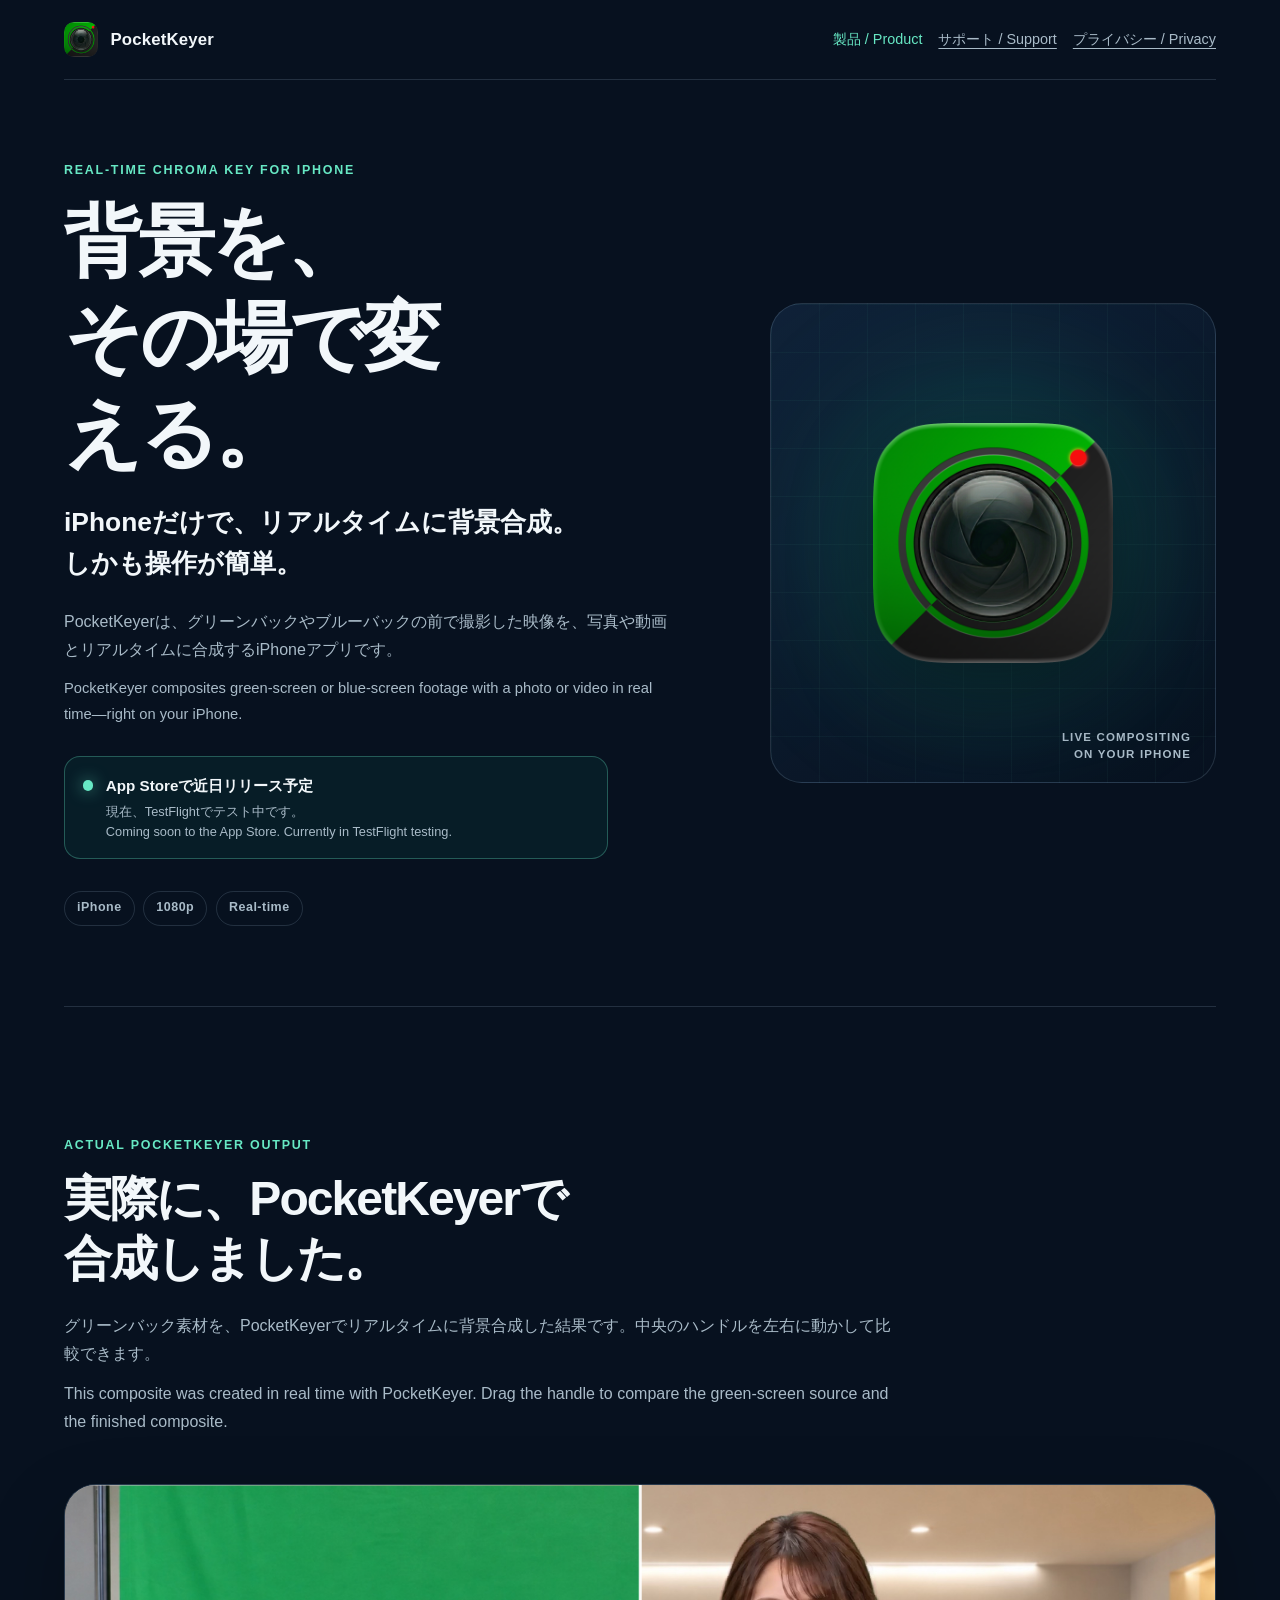
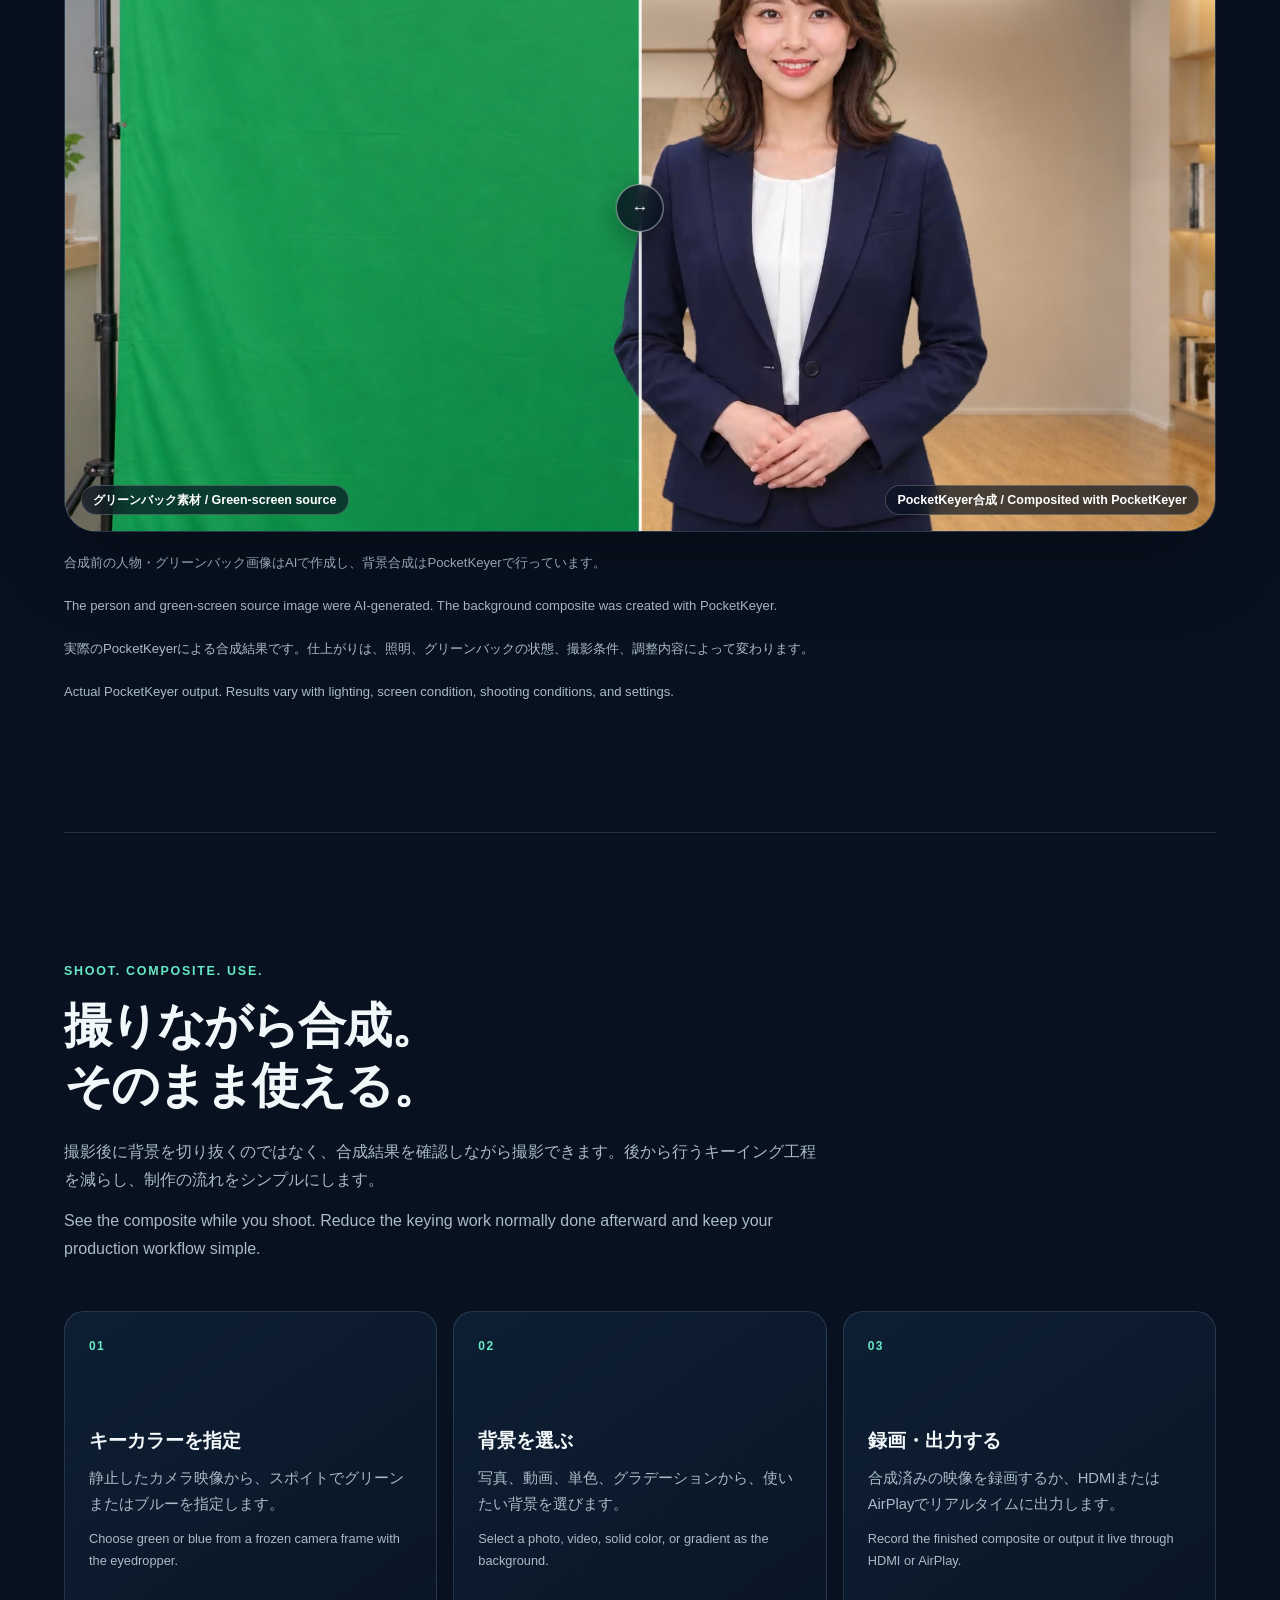
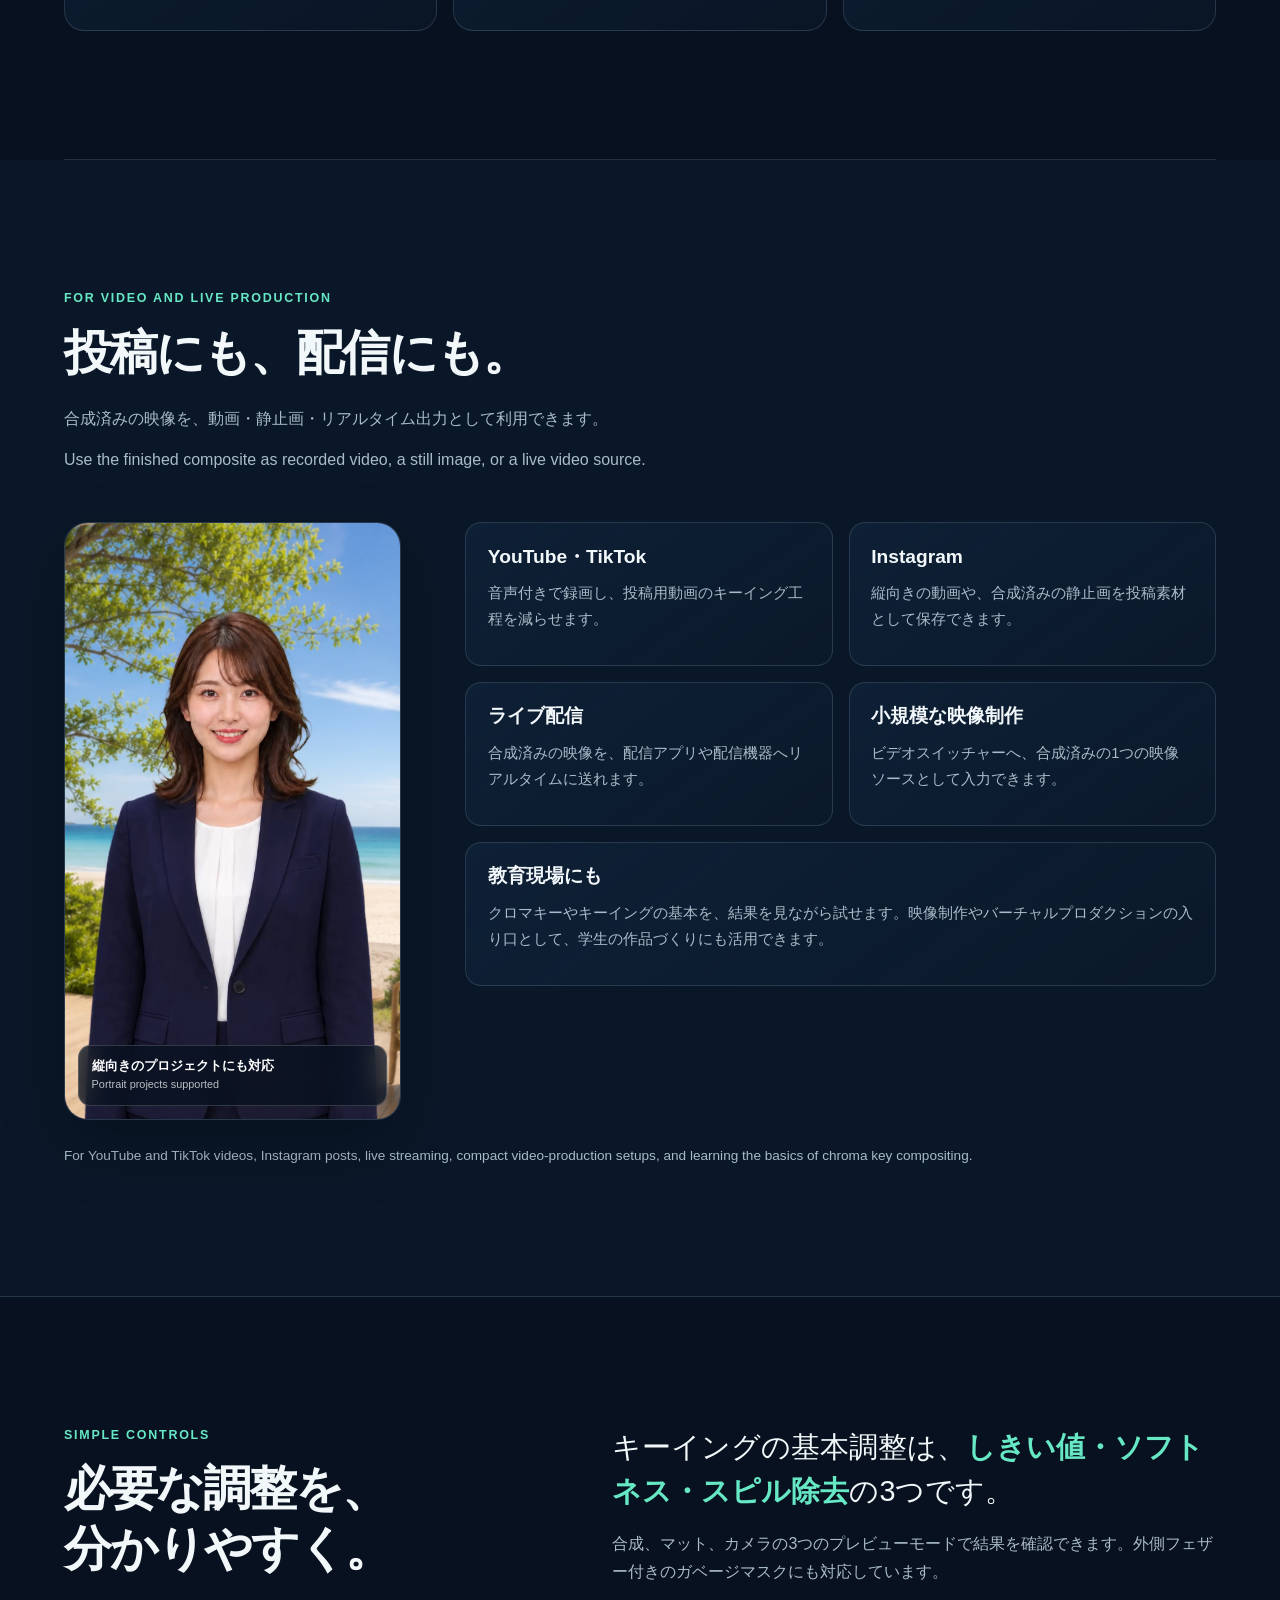
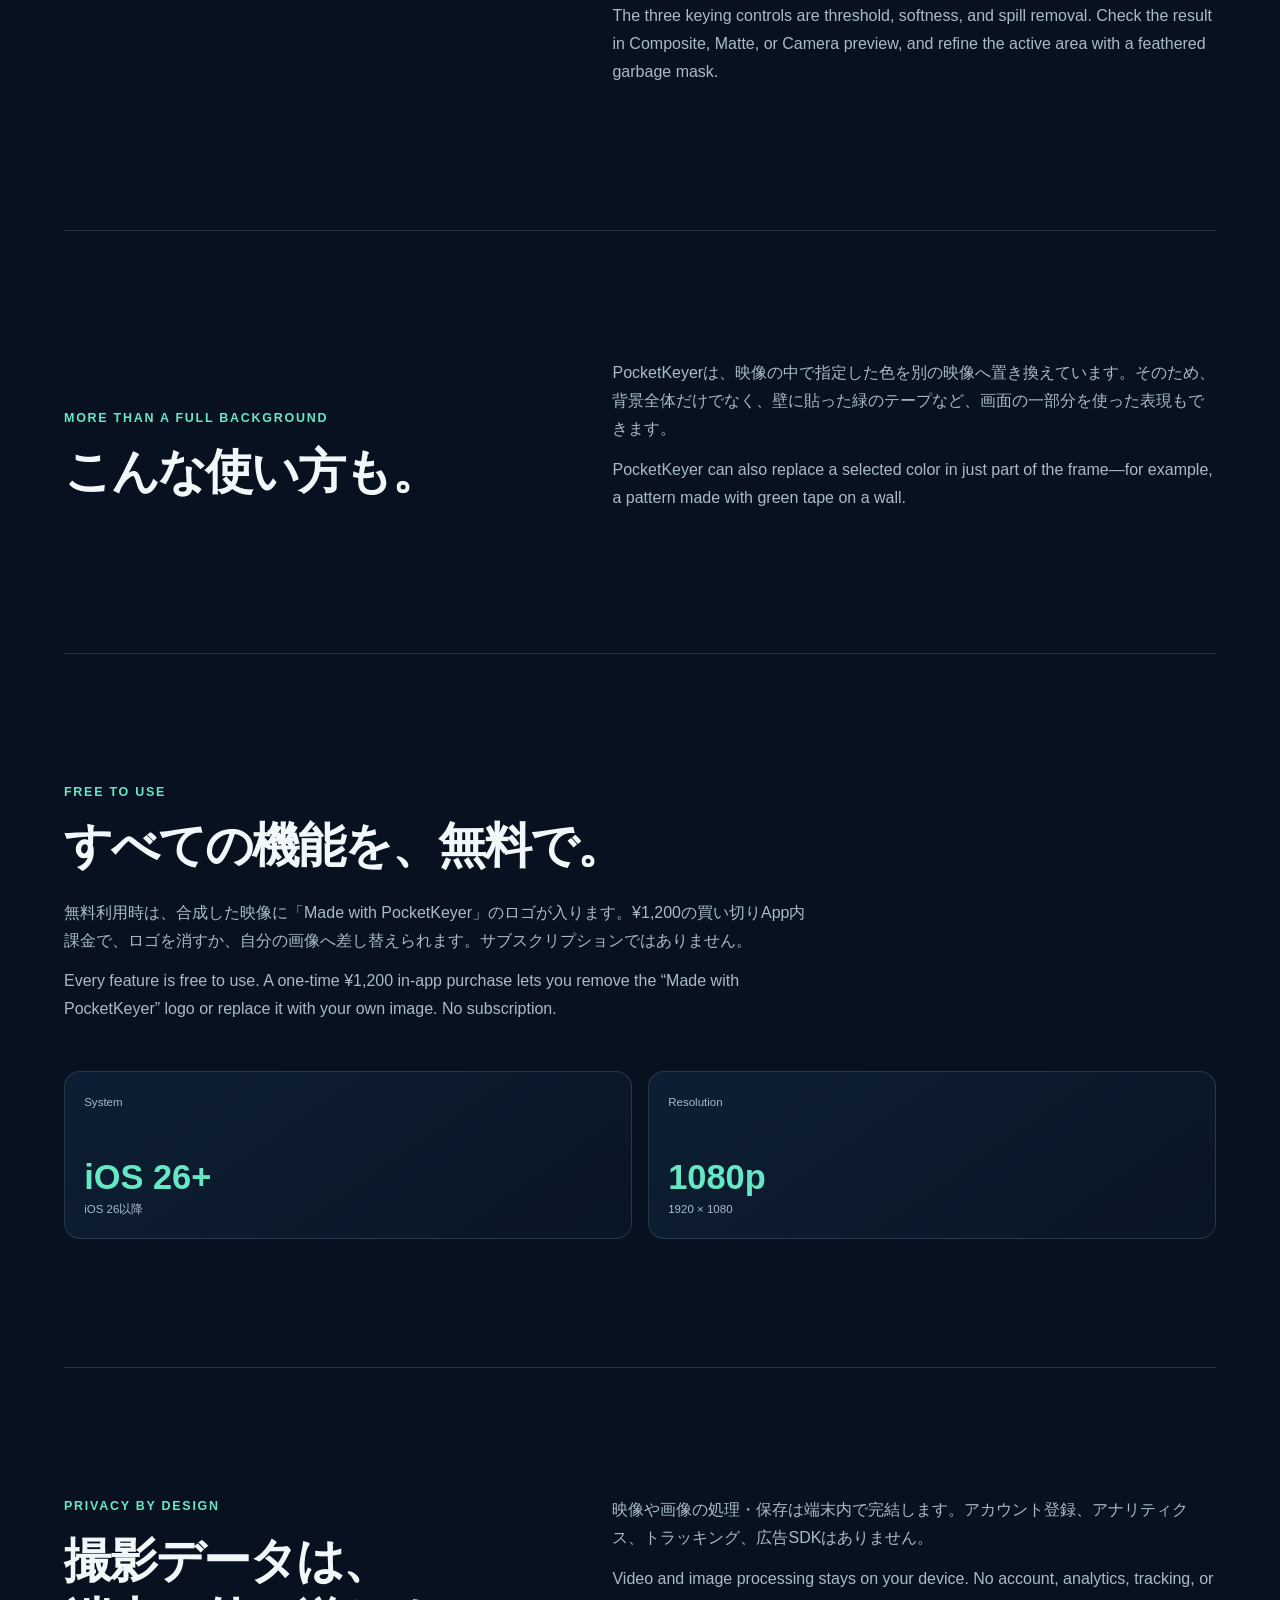
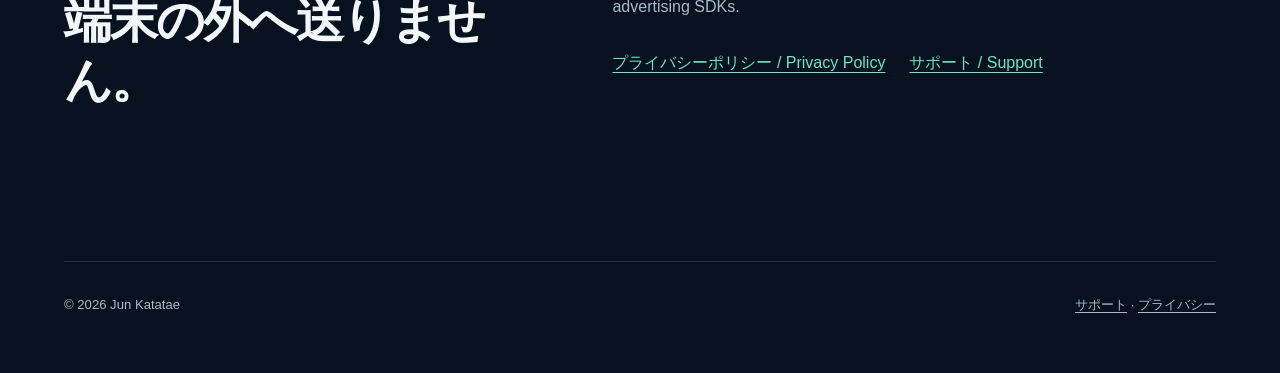
<file: pocketkeyer/index.html>
<!doctype html>
<html lang="ja">
  <head>
    <meta charset="utf-8">
    <meta name="viewport" content="width=device-width, initial-scale=1">
    <meta name="description" content="PocketKeyerは、iPhoneだけでリアルタイムにクロマキー合成ができるiOSアプリです。Real-time chroma key compositing, right on your iPhone.">
    <title>PocketKeyer — iPhoneでリアルタイムに背景合成</title>
    <link rel="stylesheet" href="../assets/site.css">
    <script src="../assets/comparison.js" defer></script>
  </head>
  <body>
    <a class="skip-link" href="#main">本文へ移動 / Skip to content</a>
    <header class="site-header">
      <a class="brand" href="./" aria-current="page">
        <img class="brand-icon" src="../assets/images/pocketkeyer-icon.png" alt="">
        <span>PocketKeyer</span>
      </a>
      <nav class="page-nav" aria-label="ページ">
        <a href="./" aria-current="page">製品 / Product</a>
        <a href="support/">サポート / Support</a>
        <a href="privacy/">プライバシー / Privacy</a>
      </nav>
    </header>

    <main id="main">
      <section class="product-hero" aria-labelledby="page-title">
        <div class="product-hero-copy">
          <p class="eyebrow">Real-time chroma key for iPhone</p>
          <h1 id="page-title">背景を、<br>その場で変える。</h1>
          <p class="product-tagline">iPhoneだけで、リアルタイムに背景合成。<br>しかも操作が簡単。</p>
          <p class="product-intro">PocketKeyerは、グリーンバックやブルーバックの前で撮影した映像を、写真や動画とリアルタイムに合成するiPhoneアプリです。</p>
          <p class="product-intro" lang="en">PocketKeyer composites green-screen or blue-screen footage with a photo or video in real time—right on your iPhone.</p>
          <div class="release-status" aria-label="リリース状況 / Release status">
            <span class="release-dot" aria-hidden="true"></span>
            <div>
              <strong>App Storeで近日リリース予定</strong>
              <span>現在、TestFlightでテスト中です。</span>
              <span lang="en">Coming soon to the App Store. Currently in TestFlight testing.</span>
            </div>
          </div>
          <div class="hero-facts" aria-label="主な特徴 / Key facts">
            <span>iPhone</span>
            <span>1080p</span>
            <span>Real-time</span>
          </div>
        </div>
        <div class="product-hero-visual" aria-label="PocketKeyerアプリアイコン">
          <div class="icon-halo" aria-hidden="true"></div>
          <img src="../assets/images/pocketkeyer-icon.png" alt="PocketKeyerのアプリアイコン" width="1024" height="1024">
          <p>Live compositing<br>on your iPhone</p>
        </div>
      </section>

      <section class="product-section comparison-section" aria-labelledby="comparison-title">
        <div class="section-heading">
          <p class="eyebrow">Actual PocketKeyer output</p>
          <h2 id="comparison-title">実際に、PocketKeyerで<br>合成しました。</h2>
          <p>グリーンバック素材を、PocketKeyerでリアルタイムに背景合成した結果です。中央のハンドルを左右に動かして比較できます。</p>
          <p lang="en">This composite was created in real time with PocketKeyer. Drag the handle to compare the green-screen source and the finished composite.</p>
        </div>
        <div class="image-comparison" data-image-comparison style="--position: 50%;">
          <img class="comparison-image comparison-image-after" src="../assets/images/pocketkeyer/comparison-composited.jpg" alt="" width="1920" height="1080">
          <div class="comparison-before">
            <img class="comparison-image" src="../assets/images/pocketkeyer/comparison-camera.jpg" alt="" width="1920" height="1080">
          </div>
          <span class="comparison-label comparison-label-before">グリーンバック素材 / Green-screen source</span>
          <span class="comparison-label comparison-label-after">PocketKeyer合成 / Composited with PocketKeyer</span>
          <div class="comparison-divider" aria-hidden="true">
            <span>↔</span>
          </div>
          <input class="comparison-range" type="range" min="0" max="100" value="50" aria-label="グリーンバック素材とPocketKeyerによる室内背景への合成結果を比較する位置">
        </div>
        <p class="comparison-note">合成前の人物・グリーンバック画像はAIで作成し、背景合成はPocketKeyerで行っています。</p>
        <p class="comparison-note" lang="en">The person and green-screen source image were AI-generated. The background composite was created with PocketKeyer.</p>
        <p class="comparison-note">実際のPocketKeyerによる合成結果です。仕上がりは、照明、グリーンバックの状態、撮影条件、調整内容によって変わります。</p>
        <p class="comparison-note" lang="en">Actual PocketKeyer output. Results vary with lighting, screen condition, shooting conditions, and settings.</p>
      </section>

      <section class="product-section" aria-labelledby="realtime-title">
        <div class="section-heading">
          <p class="eyebrow">Shoot. Composite. Use.</p>
          <h2 id="realtime-title">撮りながら合成。<br>そのまま使える。</h2>
          <p>撮影後に背景を切り抜くのではなく、合成結果を確認しながら撮影できます。後から行うキーイング工程を減らし、制作の流れをシンプルにします。</p>
          <p lang="en">See the composite while you shoot. Reduce the keying work normally done afterward and keep your production workflow simple.</p>
        </div>
        <div class="step-grid">
          <article class="feature-card">
            <span class="card-number" aria-hidden="true">01</span>
            <h3>キーカラーを指定</h3>
            <p>静止したカメラ映像から、スポイトでグリーンまたはブルーを指定します。</p>
            <p lang="en">Choose green or blue from a frozen camera frame with the eyedropper.</p>
          </article>
          <article class="feature-card">
            <span class="card-number" aria-hidden="true">02</span>
            <h3>背景を選ぶ</h3>
            <p>写真、動画、単色、グラデーションから、使いたい背景を選びます。</p>
            <p lang="en">Select a photo, video, solid color, or gradient as the background.</p>
          </article>
          <article class="feature-card">
            <span class="card-number" aria-hidden="true">03</span>
            <h3>録画・出力する</h3>
            <p>合成済みの映像を録画するか、HDMIまたはAirPlayでリアルタイムに出力します。</p>
            <p lang="en">Record the finished composite or output it live through HDMI or AirPlay.</p>
          </article>
        </div>
      </section>

      <section class="product-section use-section" aria-labelledby="uses-title">
        <div class="section-heading">
          <p class="eyebrow">For video and live production</p>
          <h2 id="uses-title">投稿にも、配信にも。</h2>
          <p>合成済みの映像を、動画・静止画・リアルタイム出力として利用できます。</p>
          <p lang="en">Use the finished composite as recorded video, a still image, or a live video source.</p>
        </div>
        <div class="use-layout">
          <figure class="portrait-example">
            <img src="../assets/images/pocketkeyer/portrait-composited.jpg" alt="PocketKeyerで海辺の背景と合成した縦向きの映像" width="1080" height="1920" loading="lazy">
            <figcaption>縦向きのプロジェクトにも対応<br><span>Portrait projects supported</span></figcaption>
          </figure>
          <div class="use-grid">
            <article class="use-card">
              <h3>YouTube・TikTok</h3>
              <p>音声付きで録画し、投稿用動画のキーイング工程を減らせます。</p>
            </article>
            <article class="use-card">
              <h3>Instagram</h3>
              <p>縦向きの動画や、合成済みの静止画を投稿素材として保存できます。</p>
            </article>
            <article class="use-card">
              <h3>ライブ配信</h3>
              <p>合成済みの映像を、配信アプリや配信機器へリアルタイムに送れます。</p>
            </article>
            <article class="use-card">
              <h3>小規模な映像制作</h3>
              <p>ビデオスイッチャーへ、合成済みの1つの映像ソースとして入力できます。</p>
            </article>
            <article class="use-card education-card">
              <h3>教育現場にも</h3>
              <p>クロマキーやキーイングの基本を、結果を見ながら試せます。映像制作やバーチャルプロダクションの入り口として、学生の作品づくりにも活用できます。</p>
            </article>
          </div>
        </div>
        <p class="use-note" lang="en">For YouTube and TikTok videos, Instagram posts, live streaming, compact video-production setups, and learning the basics of chroma key compositing.</p>
      </section>

      <section class="product-section controls-section" aria-labelledby="controls-title">
        <div class="section-heading">
          <p class="eyebrow">Simple controls</p>
          <h2 id="controls-title">必要な調整を、<br>分かりやすく。</h2>
        </div>
        <div class="control-copy">
          <p class="large-copy">キーイングの基本調整は、<strong>しきい値・ソフトネス・スピル除去</strong>の3つです。</p>
          <p>合成、マット、カメラの3つのプレビューモードで結果を確認できます。外側フェザー付きのガベージマスクにも対応しています。</p>
          <p lang="en">The three keying controls are threshold, softness, and spill removal. Check the result in Composite, Matte, or Camera preview, and refine the active area with a feathered garbage mask.</p>
        </div>
      </section>

      <section class="product-section discovery-section" aria-labelledby="discovery-title">
        <div>
          <p class="eyebrow">More than a full background</p>
          <h2 id="discovery-title">こんな使い方も。</h2>
        </div>
        <div>
          <p>PocketKeyerは、映像の中で指定した色を別の映像へ置き換えています。そのため、背景全体だけでなく、壁に貼った緑のテープなど、画面の一部分を使った表現もできます。</p>
          <p lang="en">PocketKeyer can also replace a selected color in just part of the frame—for example, a pattern made with green tape on a wall.</p>
        </div>
      </section>

      <section class="product-section facts-section" aria-labelledby="facts-title">
        <div class="section-heading">
          <p class="eyebrow">Free to use</p>
          <h2 id="facts-title">すべての機能を、無料で。</h2>
          <p>無料利用時は、合成した映像に「Made with PocketKeyer」のロゴが入ります。¥1,200の買い切りApp内課金で、ロゴを消すか、自分の画像へ差し替えられます。サブスクリプションではありません。</p>
          <p lang="en">Every feature is free to use. A one-time ¥1,200 in-app purchase lets you remove the “Made with PocketKeyer” logo or replace it with your own image. No subscription.</p>
        </div>
        <div class="facts-grid">
          <div class="fact-card">
            <span>System</span>
            <strong>iOS 26+</strong>
            <small>iOS 26以降</small>
          </div>
          <div class="fact-card">
            <span>Resolution</span>
            <strong>1080p</strong>
            <small>1920 × 1080</small>
          </div>
        </div>
      </section>

      <section class="privacy-band" aria-labelledby="privacy-title">
        <div>
          <p class="eyebrow">Privacy by design</p>
          <h2 id="privacy-title">撮影データは、<br>端末の外へ送りません。</h2>
        </div>
        <div>
          <p>映像や画像の処理・保存は端末内で完結します。アカウント登録、アナリティクス、トラッキング、広告SDKはありません。</p>
          <p lang="en">Video and image processing stays on your device. No account, analytics, tracking, or advertising SDKs.</p>
          <div class="text-links">
            <a href="privacy/">プライバシーポリシー / Privacy Policy</a>
            <a href="support/">サポート / Support</a>
          </div>
        </div>
      </section>
    </main>

    <footer class="site-footer">
      <p>© 2026 Jun Katatae</p>
      <p><a href="support/">サポート</a> · <a href="privacy/">プライバシー</a></p>
    </footer>
  </body>
</html>
</file>
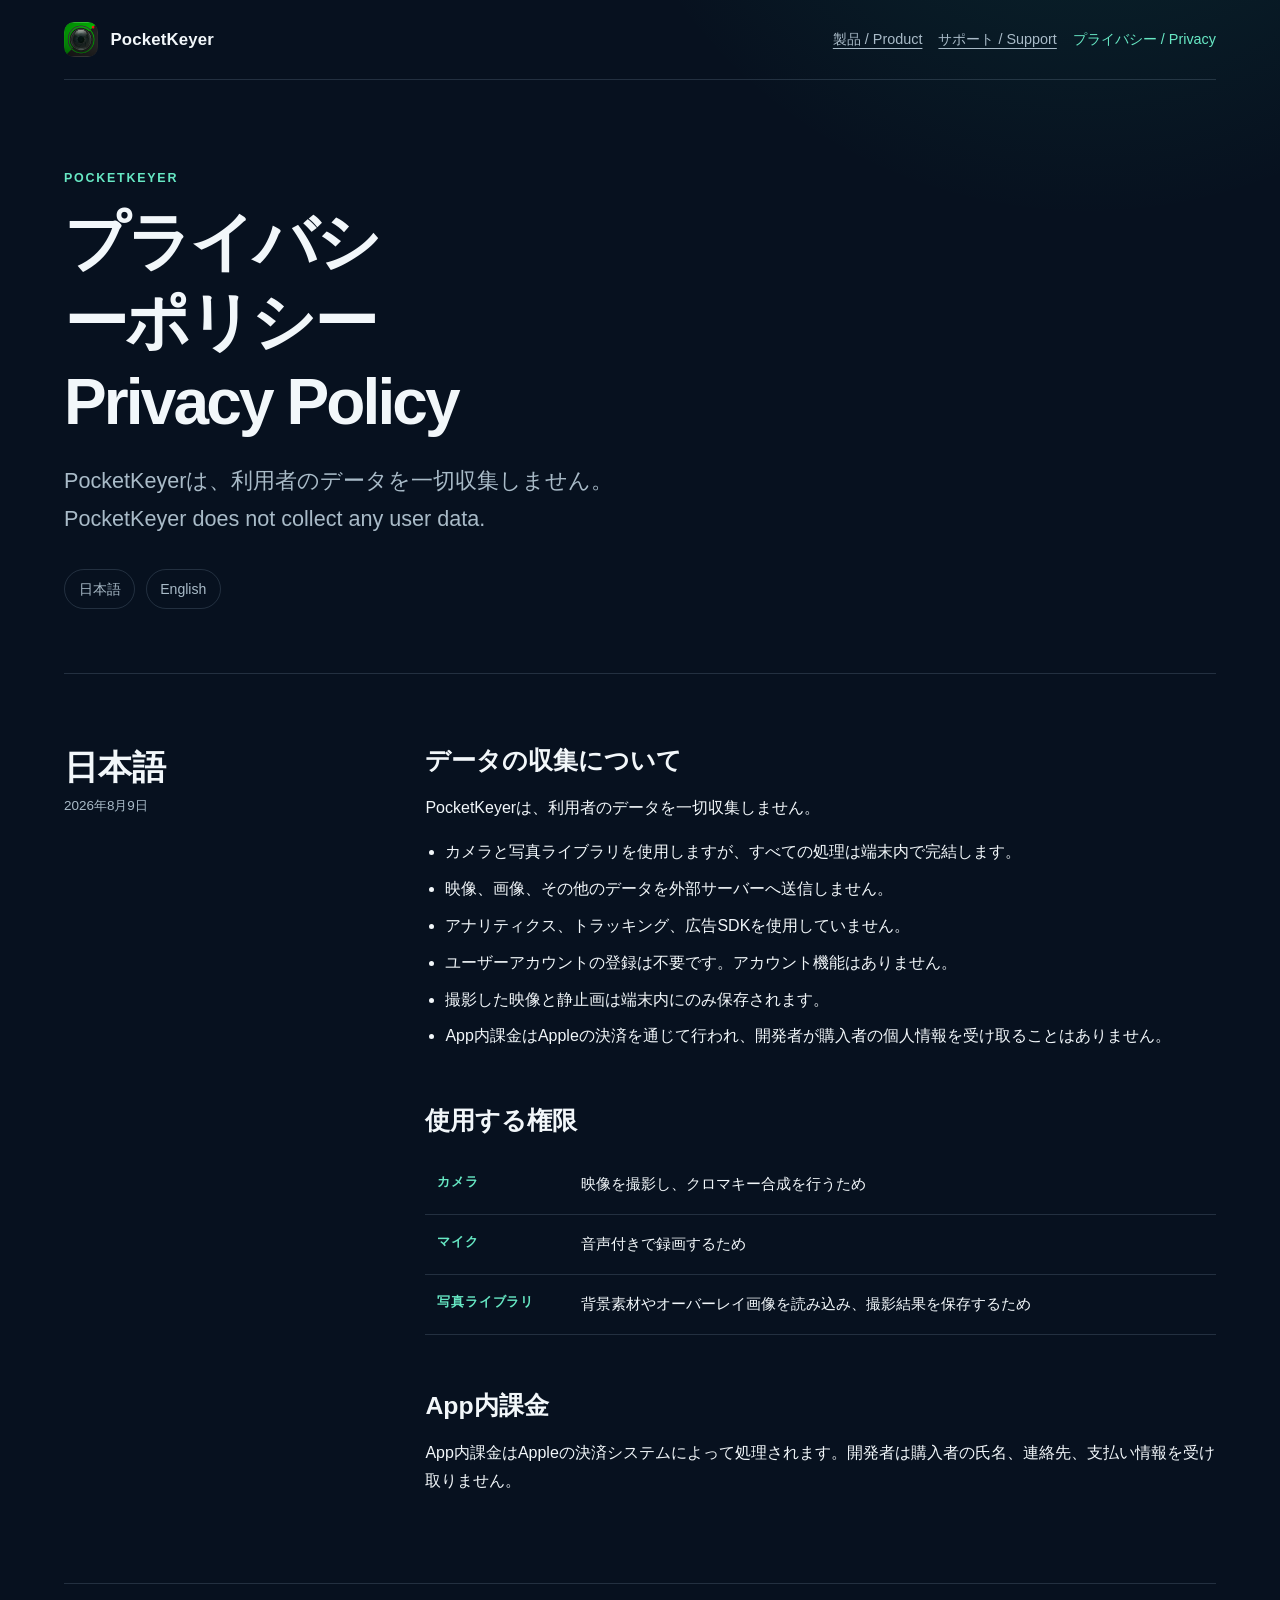
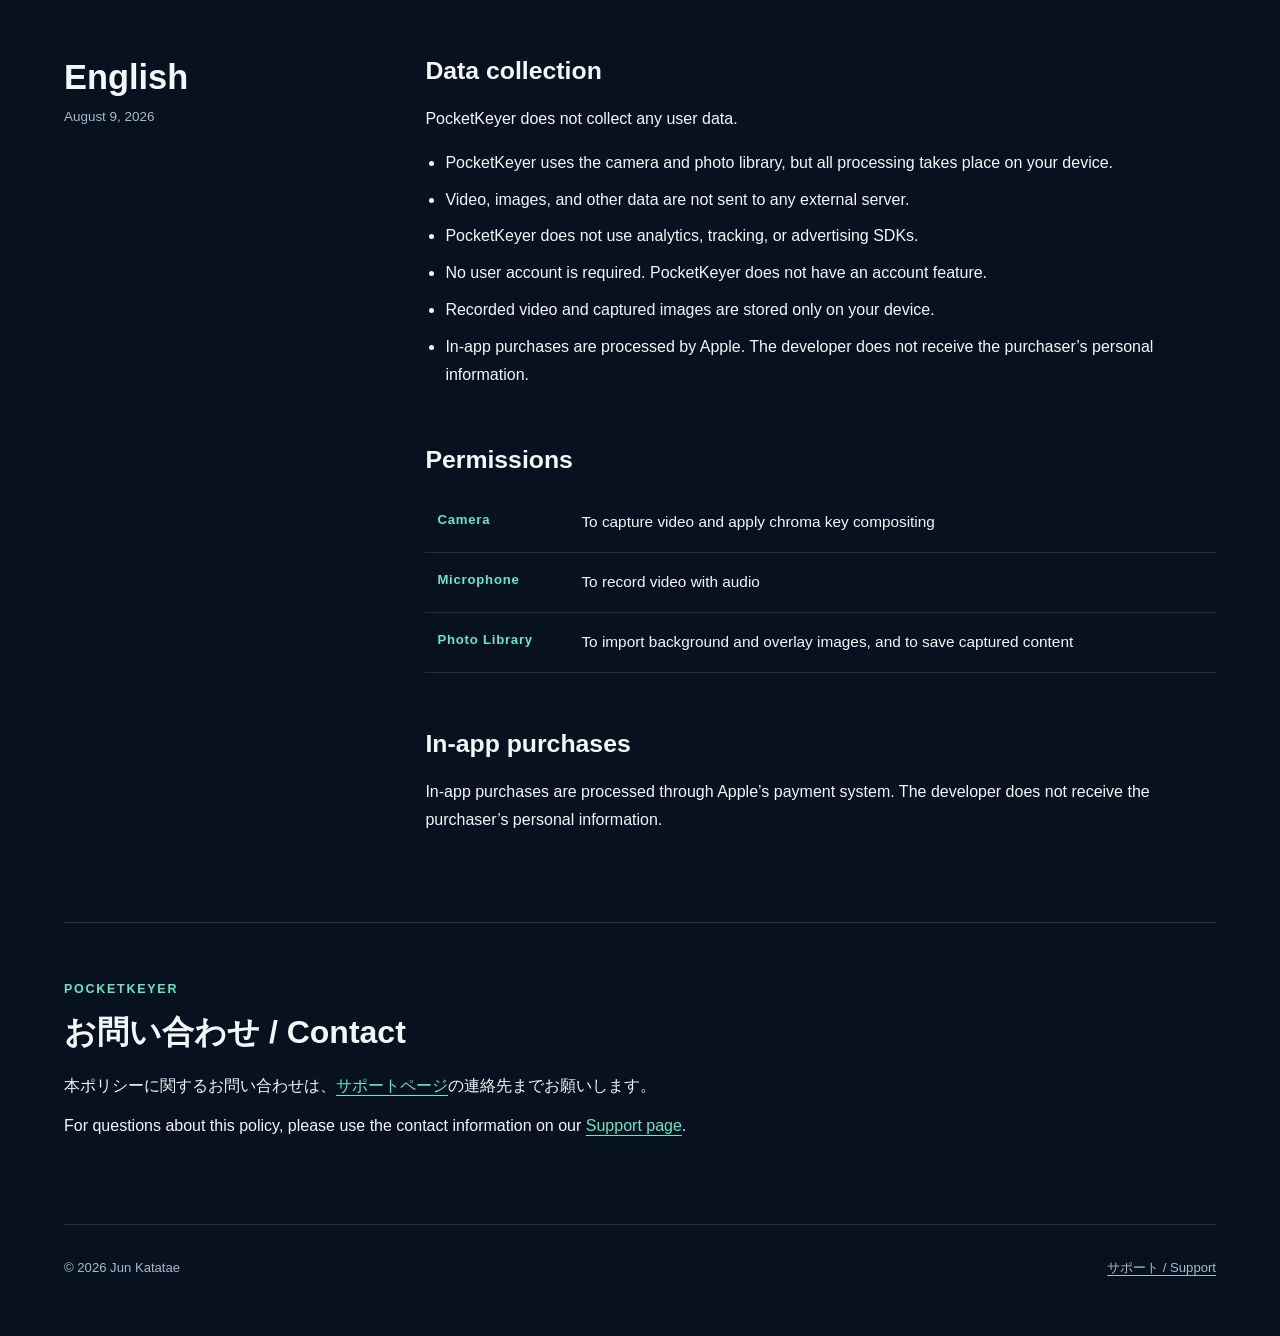
<file: pocketkeyer/privacy/index.html>
<!doctype html>
<html lang="ja">
  <head>
    <meta charset="utf-8">
    <meta name="viewport" content="width=device-width, initial-scale=1">
    <meta name="description" content="PocketKeyerのプライバシーポリシー。Privacy Policy for PocketKeyer.">
    <title>プライバシーポリシー / Privacy Policy — PocketKeyer</title>
    <link rel="stylesheet" href="../../assets/site.css">
  </head>
  <body>
    <a class="skip-link" href="#main">本文へ移動 / Skip to content</a>
    <header class="site-header">
      <a class="brand" href="../" aria-label="PocketKeyer製品ページ">
        <img class="brand-icon" src="../../assets/images/pocketkeyer-icon.png" alt="">
        <span>PocketKeyer</span>
      </a>
      <nav class="page-nav" aria-label="ページ">
        <a href="../">製品 / Product</a>
        <a href="../support/">サポート / Support</a>
        <a href="./" aria-current="page">プライバシー / Privacy</a>
      </nav>
    </header>

    <main id="main" class="page-shell">
      <section class="hero" aria-labelledby="page-title">
        <p class="eyebrow">PocketKeyer</p>
        <h1 id="page-title">プライバシーポリシー<br><span lang="en">Privacy Policy</span></h1>
        <p class="lead">PocketKeyerは、利用者のデータを一切収集しません。<br><span lang="en">PocketKeyer does not collect any user data.</span></p>
        <nav class="language-links" aria-label="言語 / Language">
          <a href="#ja">日本語</a>
          <a href="#en" lang="en">English</a>
        </nav>
      </section>

      <section id="ja" class="language-section" lang="ja" aria-labelledby="ja-title">
        <div class="language-label">
          <h2 id="ja-title">日本語</h2>
          <p>2026年8月9日</p>
        </div>
        <div>
          <section class="content-section" aria-labelledby="ja-policy">
            <h3 id="ja-policy">データの収集について</h3>
            <p>PocketKeyerは、利用者のデータを一切収集しません。</p>
            <ul>
              <li>カメラと写真ライブラリを使用しますが、すべての処理は端末内で完結します。</li>
              <li>映像、画像、その他のデータを外部サーバーへ送信しません。</li>
              <li>アナリティクス、トラッキング、広告SDKを使用していません。</li>
              <li>ユーザーアカウントの登録は不要です。アカウント機能はありません。</li>
              <li>撮影した映像と静止画は端末内にのみ保存されます。</li>
              <li>App内課金はAppleの決済を通じて行われ、開発者が購入者の個人情報を受け取ることはありません。</li>
            </ul>
          </section>

          <section class="content-section" aria-labelledby="ja-permissions">
            <h3 id="ja-permissions">使用する権限</h3>
            <table class="permission-table">
              <tbody>
                <tr>
                  <th scope="row">カメラ</th>
                  <td>映像を撮影し、クロマキー合成を行うため</td>
                </tr>
                <tr>
                  <th scope="row">マイク</th>
                  <td>音声付きで録画するため</td>
                </tr>
                <tr>
                  <th scope="row">写真ライブラリ</th>
                  <td>背景素材やオーバーレイ画像を読み込み、撮影結果を保存するため</td>
                </tr>
              </tbody>
            </table>
          </section>

          <section class="content-section" aria-labelledby="ja-payment">
            <h3 id="ja-payment">App内課金</h3>
            <p>App内課金はAppleの決済システムによって処理されます。開発者は購入者の氏名、連絡先、支払い情報を受け取りません。</p>
          </section>
        </div>
      </section>

      <section id="en" class="language-section" lang="en" aria-labelledby="en-title">
        <div class="language-label">
          <h2 id="en-title">English</h2>
          <p>August 9, 2026</p>
        </div>
        <div>
          <section class="content-section" aria-labelledby="en-policy">
            <h3 id="en-policy">Data collection</h3>
            <p>PocketKeyer does not collect any user data.</p>
            <ul>
              <li>PocketKeyer uses the camera and photo library, but all processing takes place on your device.</li>
              <li>Video, images, and other data are not sent to any external server.</li>
              <li>PocketKeyer does not use analytics, tracking, or advertising SDKs.</li>
              <li>No user account is required. PocketKeyer does not have an account feature.</li>
              <li>Recorded video and captured images are stored only on your device.</li>
              <li>In-app purchases are processed by Apple. The developer does not receive the purchaser’s personal information.</li>
            </ul>
          </section>

          <section class="content-section" aria-labelledby="en-permissions">
            <h3 id="en-permissions">Permissions</h3>
            <table class="permission-table">
              <tbody>
                <tr>
                  <th scope="row">Camera</th>
                  <td>To capture video and apply chroma key compositing</td>
                </tr>
                <tr>
                  <th scope="row">Microphone</th>
                  <td>To record video with audio</td>
                </tr>
                <tr>
                  <th scope="row">Photo Library</th>
                  <td>To import background and overlay images, and to save captured content</td>
                </tr>
              </tbody>
            </table>
          </section>

          <section class="content-section" aria-labelledby="en-payment">
            <h3 id="en-payment">In-app purchases</h3>
            <p>In-app purchases are processed through Apple’s payment system. The developer does not receive the purchaser’s personal information.</p>
          </section>
        </div>
      </section>

      <section class="policy-contact" aria-labelledby="contact-title">
        <p class="eyebrow">PocketKeyer</p>
        <h2 id="contact-title">お問い合わせ <span lang="en">/ Contact</span></h2>
        <p>本ポリシーに関するお問い合わせは、<a href="../support/">サポートページ</a>の連絡先までお願いします。</p>
        <p lang="en">For questions about this policy, please use the contact information on our <a href="../support/">Support page</a>.</p>
      </section>
    </main>

    <footer class="site-footer">
      <p>© 2026 Jun Katatae</p>
      <p><a href="../support/">サポート / Support</a></p>
    </footer>
  </body>
</html>
</file>
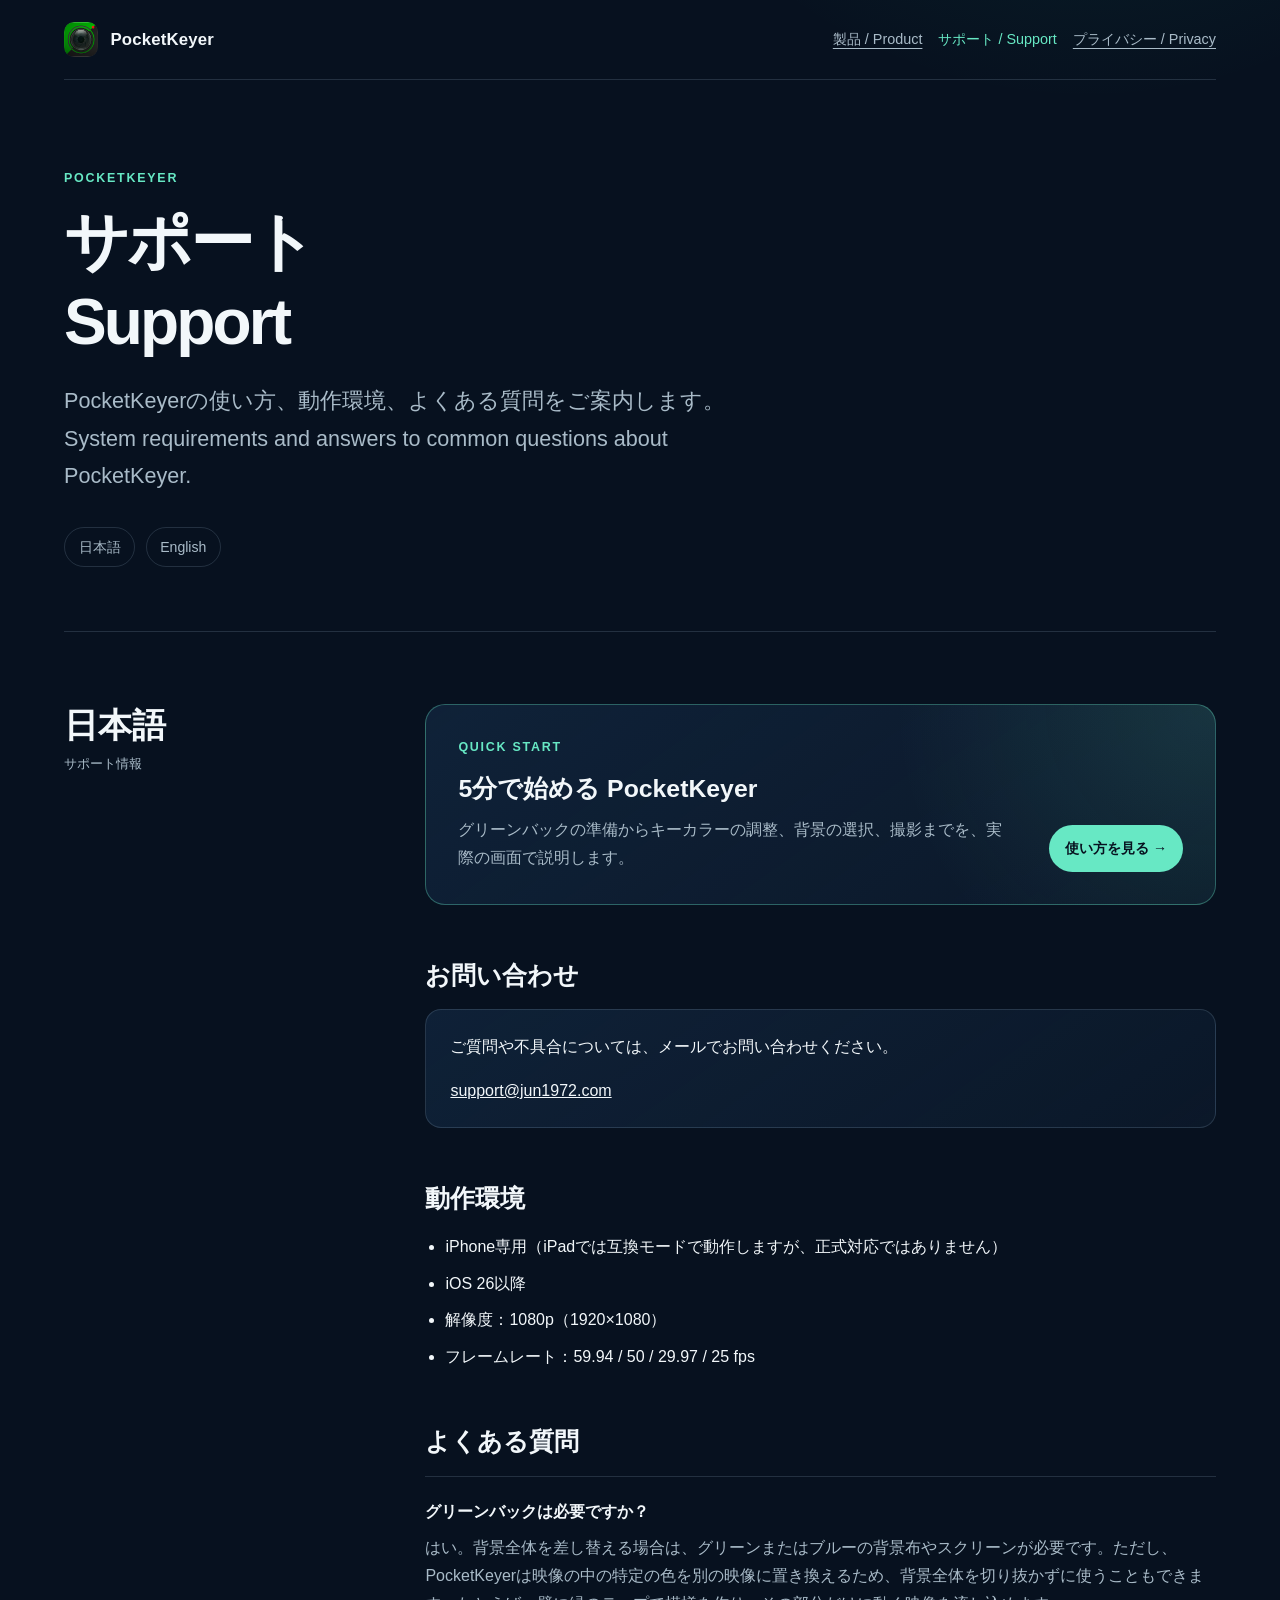
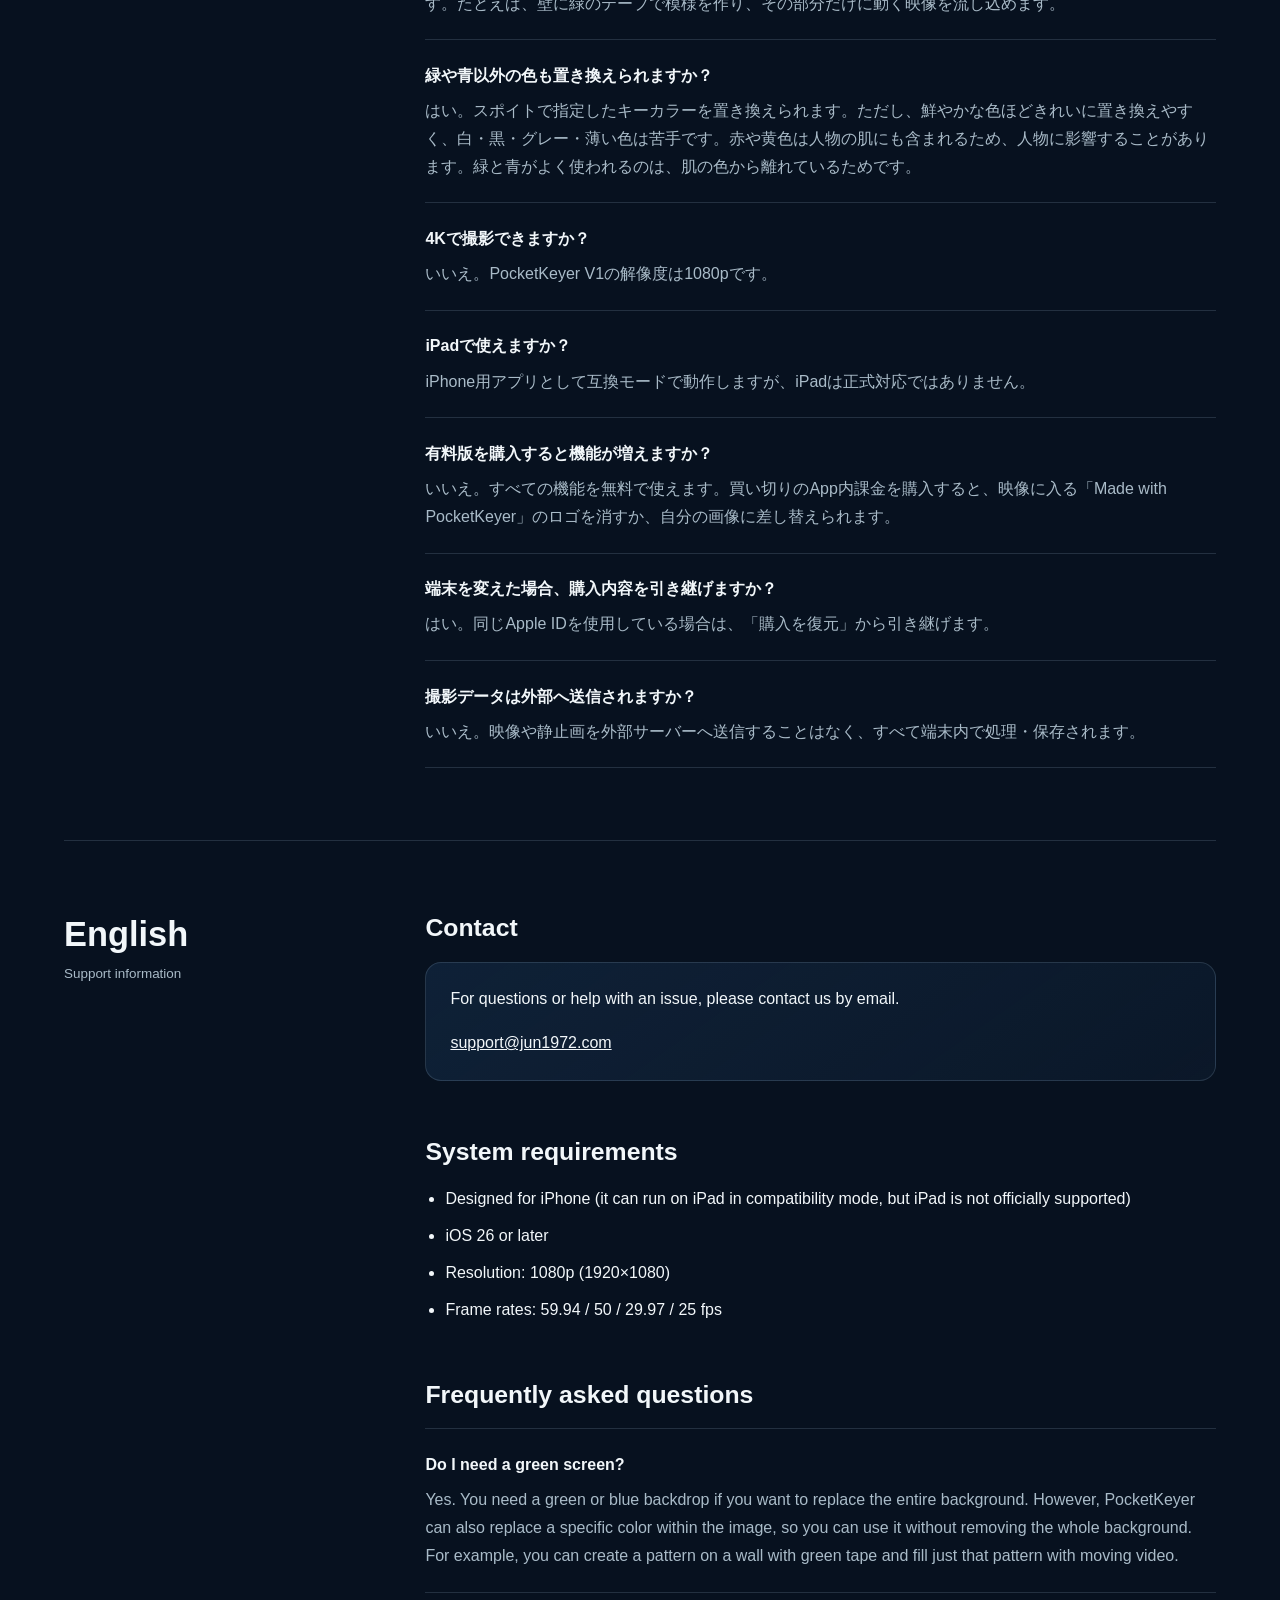
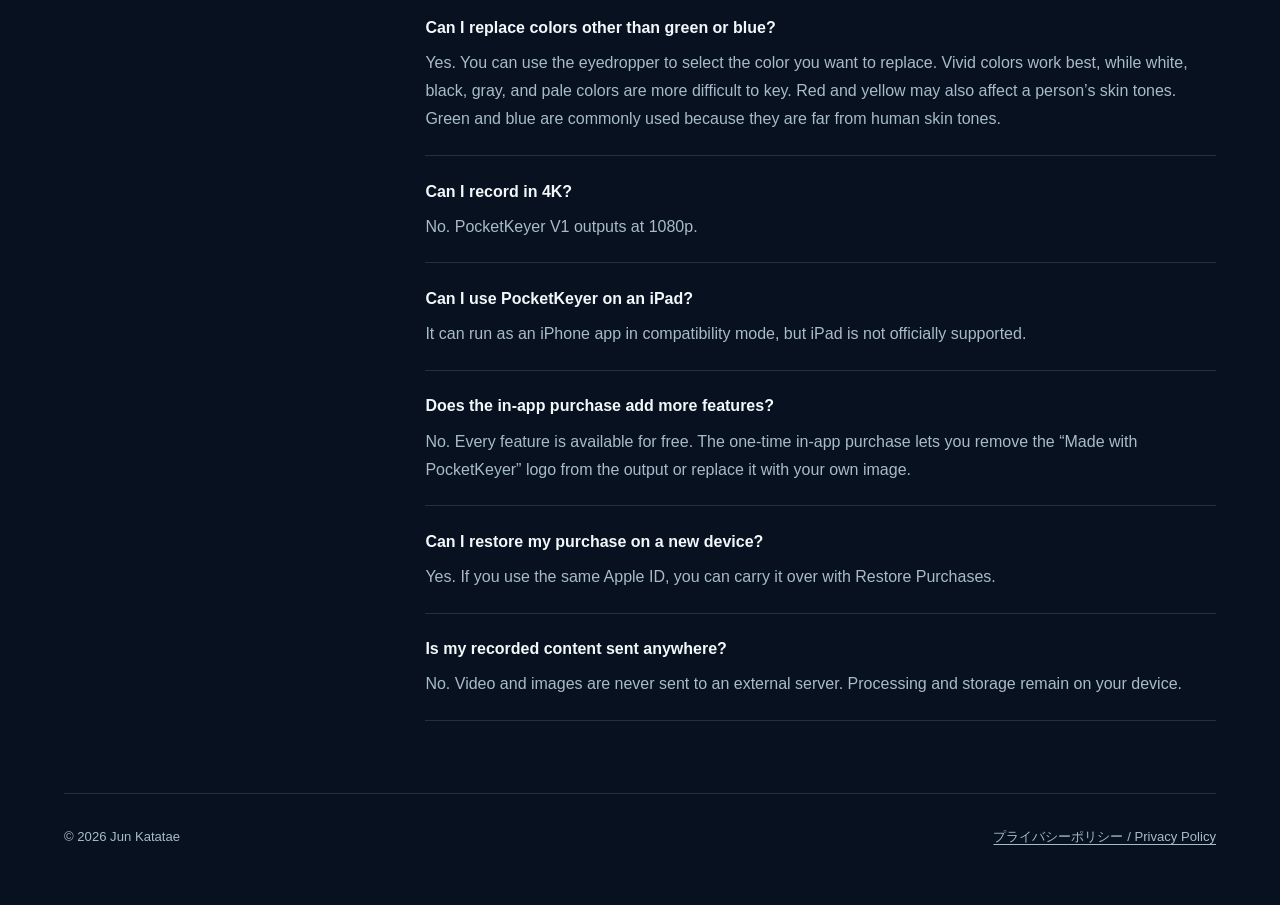
<file: pocketkeyer/support/index.html>
<!doctype html>
<html lang="ja">
  <head>
    <meta charset="utf-8">
    <meta name="viewport" content="width=device-width, initial-scale=1">
    <meta name="description" content="PocketKeyerの使い方、動作環境、よくある質問。Support information, system requirements, and FAQ for PocketKeyer.">
    <title>サポート / Support — PocketKeyer</title>
    <link rel="stylesheet" href="../../assets/site.css">
  </head>
  <body>
    <a class="skip-link" href="#main">本文へ移動 / Skip to content</a>
    <header class="site-header">
      <a class="brand" href="../" aria-label="PocketKeyer製品ページ">
        <img class="brand-icon" src="../../assets/images/pocketkeyer-icon.png" alt="">
        <span>PocketKeyer</span>
      </a>
      <nav class="page-nav" aria-label="ページ">
        <a href="../">製品 / Product</a>
        <a href="./" aria-current="page">サポート / Support</a>
        <a href="../privacy/">プライバシー / Privacy</a>
      </nav>
    </header>

    <main id="main" class="page-shell">
      <section class="hero" aria-labelledby="page-title">
        <p class="eyebrow">PocketKeyer</p>
        <h1 id="page-title">サポート<br><span lang="en">Support</span></h1>
        <p class="lead">PocketKeyerの使い方、動作環境、よくある質問をご案内します。<br><span lang="en">System requirements and answers to common questions about PocketKeyer.</span></p>
        <nav class="language-links" aria-label="言語 / Language">
          <a href="#ja">日本語</a>
          <a href="#en" lang="en">English</a>
        </nav>
      </section>

      <section id="ja" class="language-section" lang="ja" aria-labelledby="ja-title">
        <div class="language-label">
          <h2 id="ja-title">日本語</h2>
          <p>サポート情報</p>
        </div>
        <div>
          <section class="content-section" aria-labelledby="ja-guide">
            <div class="support-guide-card">
              <div>
                <p class="eyebrow">QUICK START</p>
                <h3 id="ja-guide">5分で始める PocketKeyer</h3>
                <p>グリーンバックの準備からキーカラーの調整、背景の選択、撮影までを、実際の画面で説明します。</p>
              </div>
              <a class="support-guide-link" href="getting-started/">使い方を見る <span aria-hidden="true">→</span></a>
            </div>
          </section>

          <section class="content-section" aria-labelledby="ja-contact">
            <h3 id="ja-contact">お問い合わせ</h3>
            <div class="info-card">
              <p>ご質問や不具合については、メールでお問い合わせください。</p>
              <p><a href="mailto:support@jun1972.com">support@jun1972.com</a></p>
            </div>
          </section>

          <section class="content-section" aria-labelledby="ja-requirements">
            <h3 id="ja-requirements">動作環境</h3>
            <ul>
              <li>iPhone専用（iPadでは互換モードで動作しますが、正式対応ではありません）</li>
              <li>iOS 26以降</li>
              <li>解像度：1080p（1920×1080）</li>
              <li>フレームレート：59.94 / 50 / 29.97 / 25 fps</li>
            </ul>
          </section>

          <section class="content-section" aria-labelledby="ja-faq">
            <h3 id="ja-faq">よくある質問</h3>
            <dl class="faq-list">
              <div class="faq-item">
                <dt>グリーンバックは必要ですか？</dt>
                <dd>はい。背景全体を差し替える場合は、グリーンまたはブルーの背景布やスクリーンが必要です。ただし、PocketKeyerは映像の中の特定の色を別の映像に置き換えるため、背景全体を切り抜かずに使うこともできます。たとえば、壁に緑のテープで模様を作り、その部分だけに動く映像を流し込めます。</dd>
              </div>
              <div class="faq-item">
                <dt>緑や青以外の色も置き換えられますか？</dt>
                <dd>はい。スポイトで指定したキーカラーを置き換えられます。ただし、鮮やかな色ほどきれいに置き換えやすく、白・黒・グレー・薄い色は苦手です。赤や黄色は人物の肌にも含まれるため、人物に影響することがあります。緑と青がよく使われるのは、肌の色から離れているためです。</dd>
              </div>
              <div class="faq-item">
                <dt>4Kで撮影できますか？</dt>
                <dd>いいえ。PocketKeyer V1の解像度は1080pです。</dd>
              </div>
              <div class="faq-item">
                <dt>iPadで使えますか？</dt>
                <dd>iPhone用アプリとして互換モードで動作しますが、iPadは正式対応ではありません。</dd>
              </div>
              <div class="faq-item">
                <dt>有料版を購入すると機能が増えますか？</dt>
                <dd>いいえ。すべての機能を無料で使えます。買い切りのApp内課金を購入すると、映像に入る「Made with PocketKeyer」のロゴを消すか、自分の画像に差し替えられます。</dd>
              </div>
              <div class="faq-item">
                <dt>端末を変えた場合、購入内容を引き継げますか？</dt>
                <dd>はい。同じApple IDを使用している場合は、「購入を復元」から引き継げます。</dd>
              </div>
              <div class="faq-item">
                <dt>撮影データは外部へ送信されますか？</dt>
                <dd>いいえ。映像や静止画を外部サーバーへ送信することはなく、すべて端末内で処理・保存されます。</dd>
              </div>
            </dl>
          </section>
        </div>
      </section>

      <section id="en" class="language-section" lang="en" aria-labelledby="en-title">
        <div class="language-label">
          <h2 id="en-title">English</h2>
          <p>Support information</p>
        </div>
        <div>
          <section class="content-section" aria-labelledby="en-contact">
            <h3 id="en-contact">Contact</h3>
            <div class="info-card">
              <p>For questions or help with an issue, please contact us by email.</p>
              <p><a href="mailto:support@jun1972.com">support@jun1972.com</a></p>
            </div>
          </section>

          <section class="content-section" aria-labelledby="en-requirements">
            <h3 id="en-requirements">System requirements</h3>
            <ul>
              <li>Designed for iPhone (it can run on iPad in compatibility mode, but iPad is not officially supported)</li>
              <li>iOS 26 or later</li>
              <li>Resolution: 1080p (1920×1080)</li>
              <li>Frame rates: 59.94 / 50 / 29.97 / 25 fps</li>
            </ul>
          </section>

          <section class="content-section" aria-labelledby="en-faq">
            <h3 id="en-faq">Frequently asked questions</h3>
            <dl class="faq-list">
              <div class="faq-item">
                <dt>Do I need a green screen?</dt>
                <dd>Yes. You need a green or blue backdrop if you want to replace the entire background. However, PocketKeyer can also replace a specific color within the image, so you can use it without removing the whole background. For example, you can create a pattern on a wall with green tape and fill just that pattern with moving video.</dd>
              </div>
              <div class="faq-item">
                <dt>Can I replace colors other than green or blue?</dt>
                <dd>Yes. You can use the eyedropper to select the color you want to replace. Vivid colors work best, while white, black, gray, and pale colors are more difficult to key. Red and yellow may also affect a person’s skin tones. Green and blue are commonly used because they are far from human skin tones.</dd>
              </div>
              <div class="faq-item">
                <dt>Can I record in 4K?</dt>
                <dd>No. PocketKeyer V1 outputs at 1080p.</dd>
              </div>
              <div class="faq-item">
                <dt>Can I use PocketKeyer on an iPad?</dt>
                <dd>It can run as an iPhone app in compatibility mode, but iPad is not officially supported.</dd>
              </div>
              <div class="faq-item">
                <dt>Does the in-app purchase add more features?</dt>
                <dd>No. Every feature is available for free. The one-time in-app purchase lets you remove the “Made with PocketKeyer” logo from the output or replace it with your own image.</dd>
              </div>
              <div class="faq-item">
                <dt>Can I restore my purchase on a new device?</dt>
                <dd>Yes. If you use the same Apple ID, you can carry it over with Restore Purchases.</dd>
              </div>
              <div class="faq-item">
                <dt>Is my recorded content sent anywhere?</dt>
                <dd>No. Video and images are never sent to an external server. Processing and storage remain on your device.</dd>
              </div>
            </dl>
          </section>
        </div>
      </section>
    </main>

    <footer class="site-footer">
      <p>© 2026 Jun Katatae</p>
      <p><a href="../privacy/">プライバシーポリシー / Privacy Policy</a></p>
    </footer>
  </body>
</html>
</file>
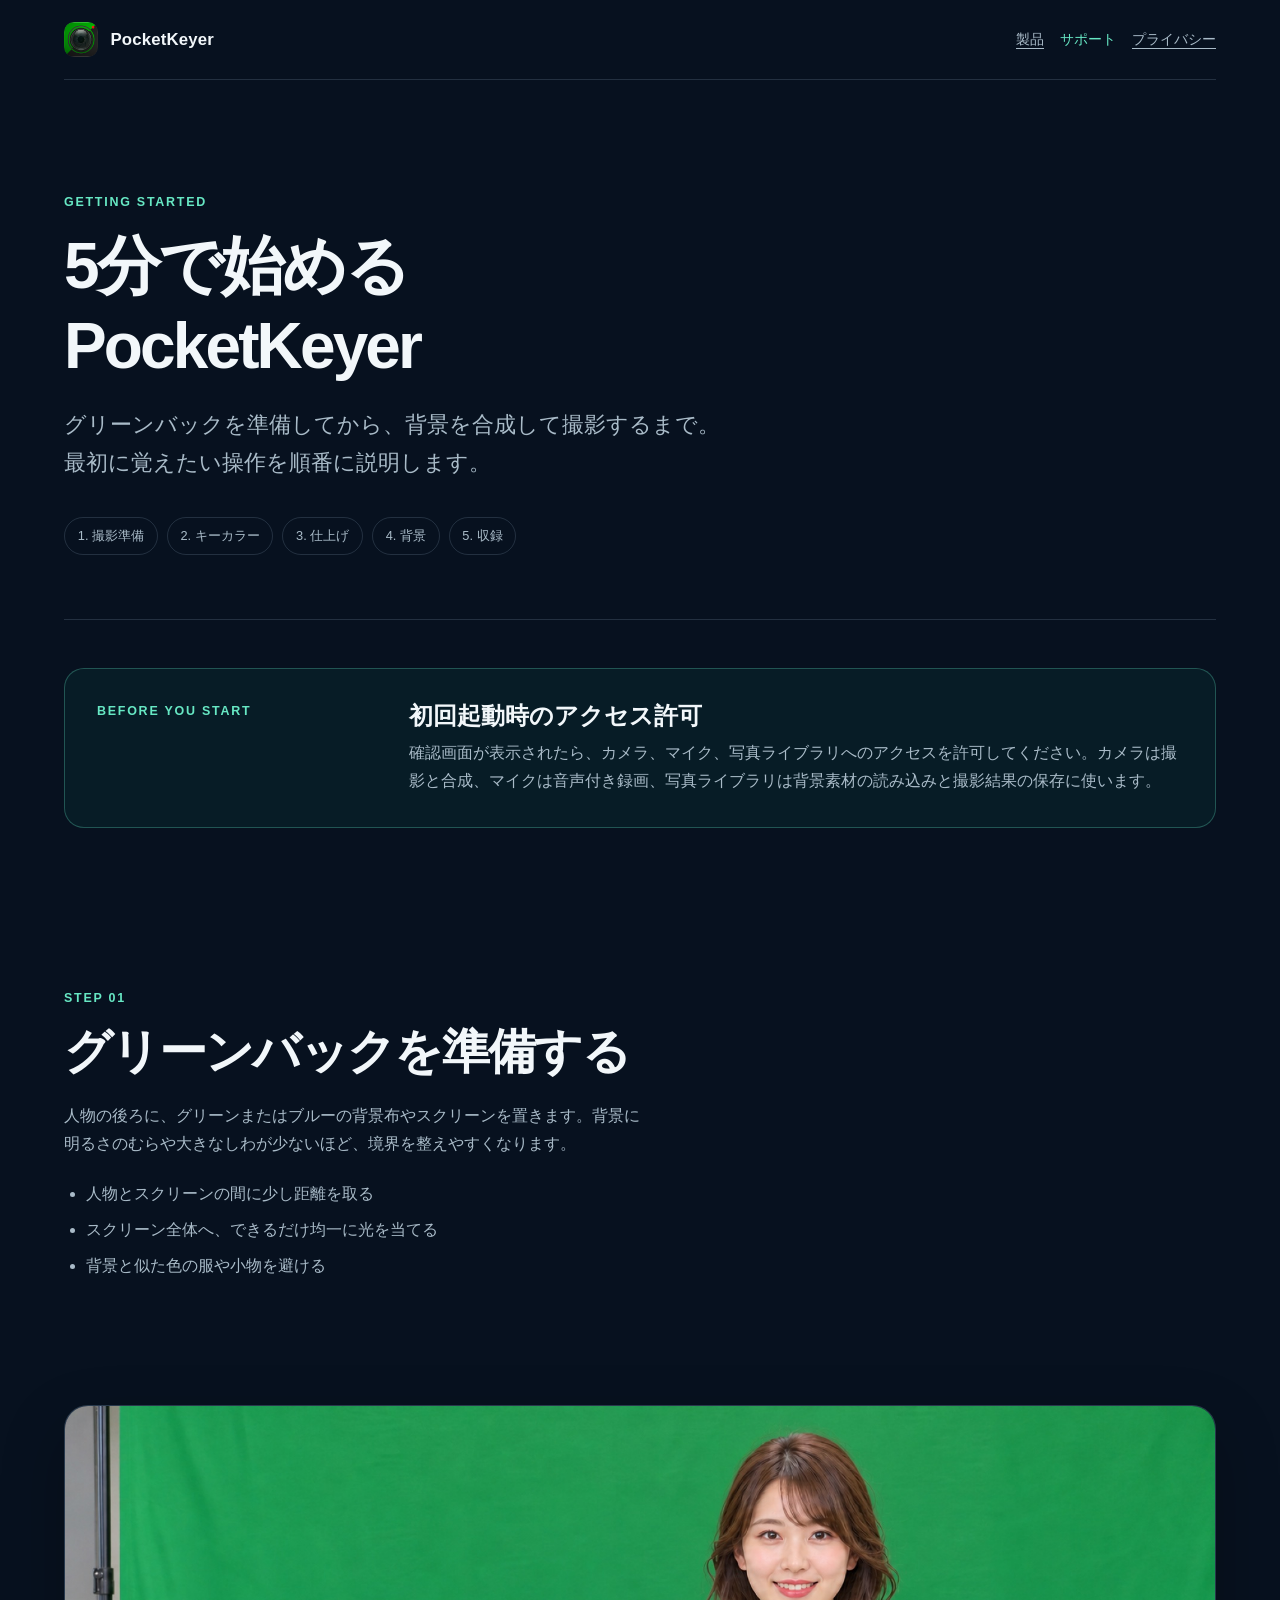
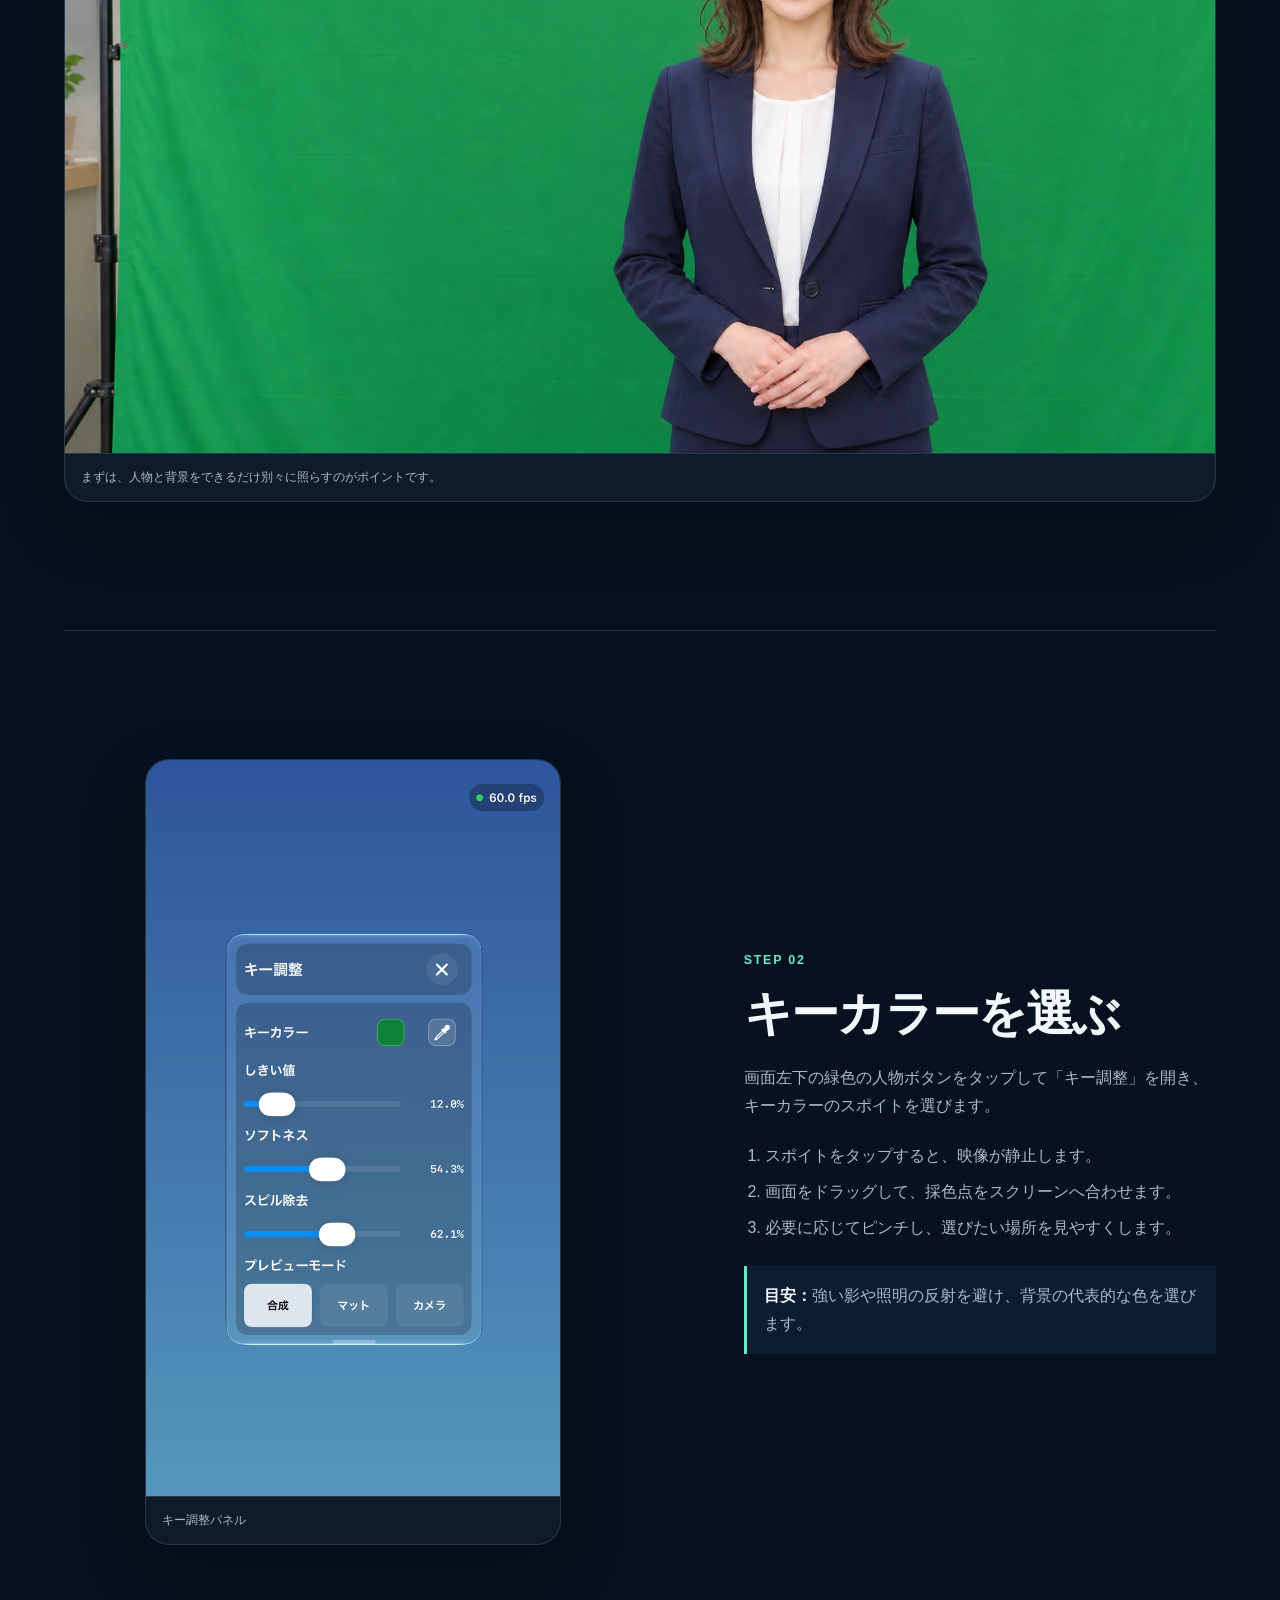
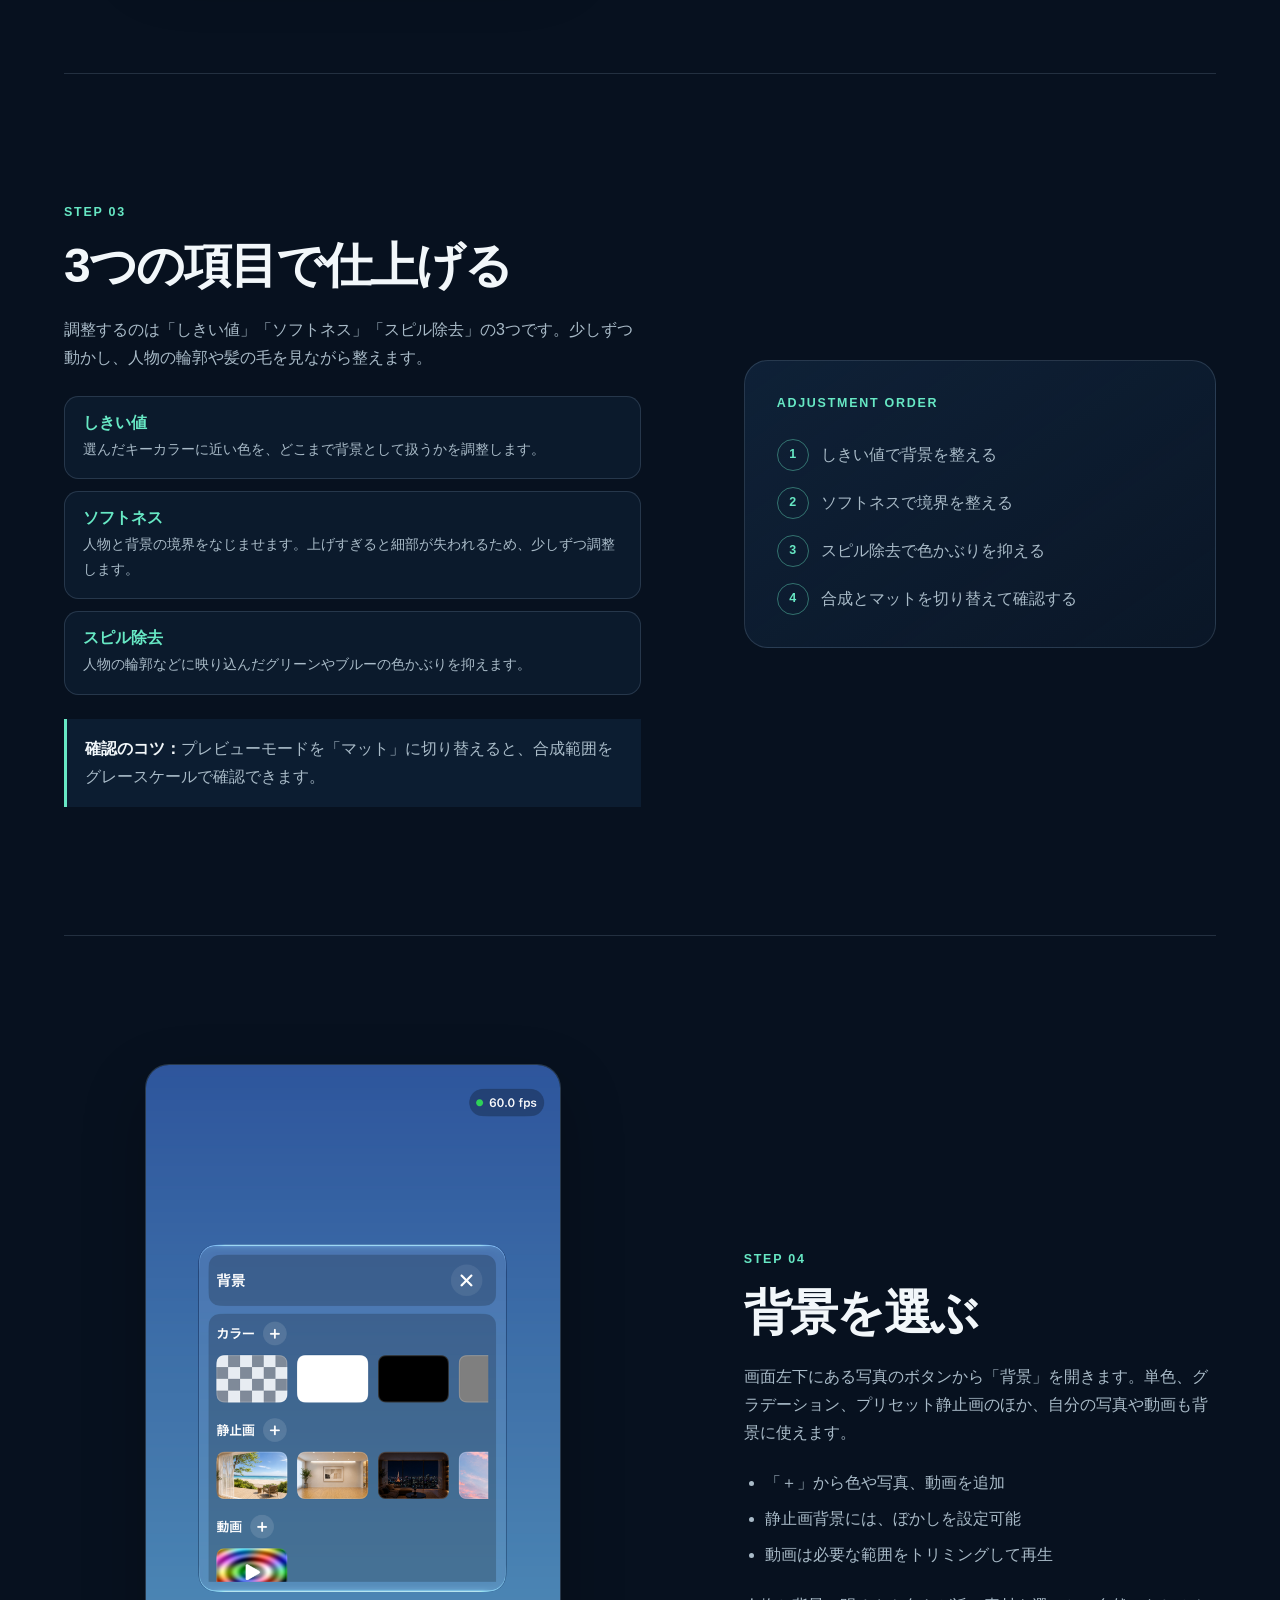
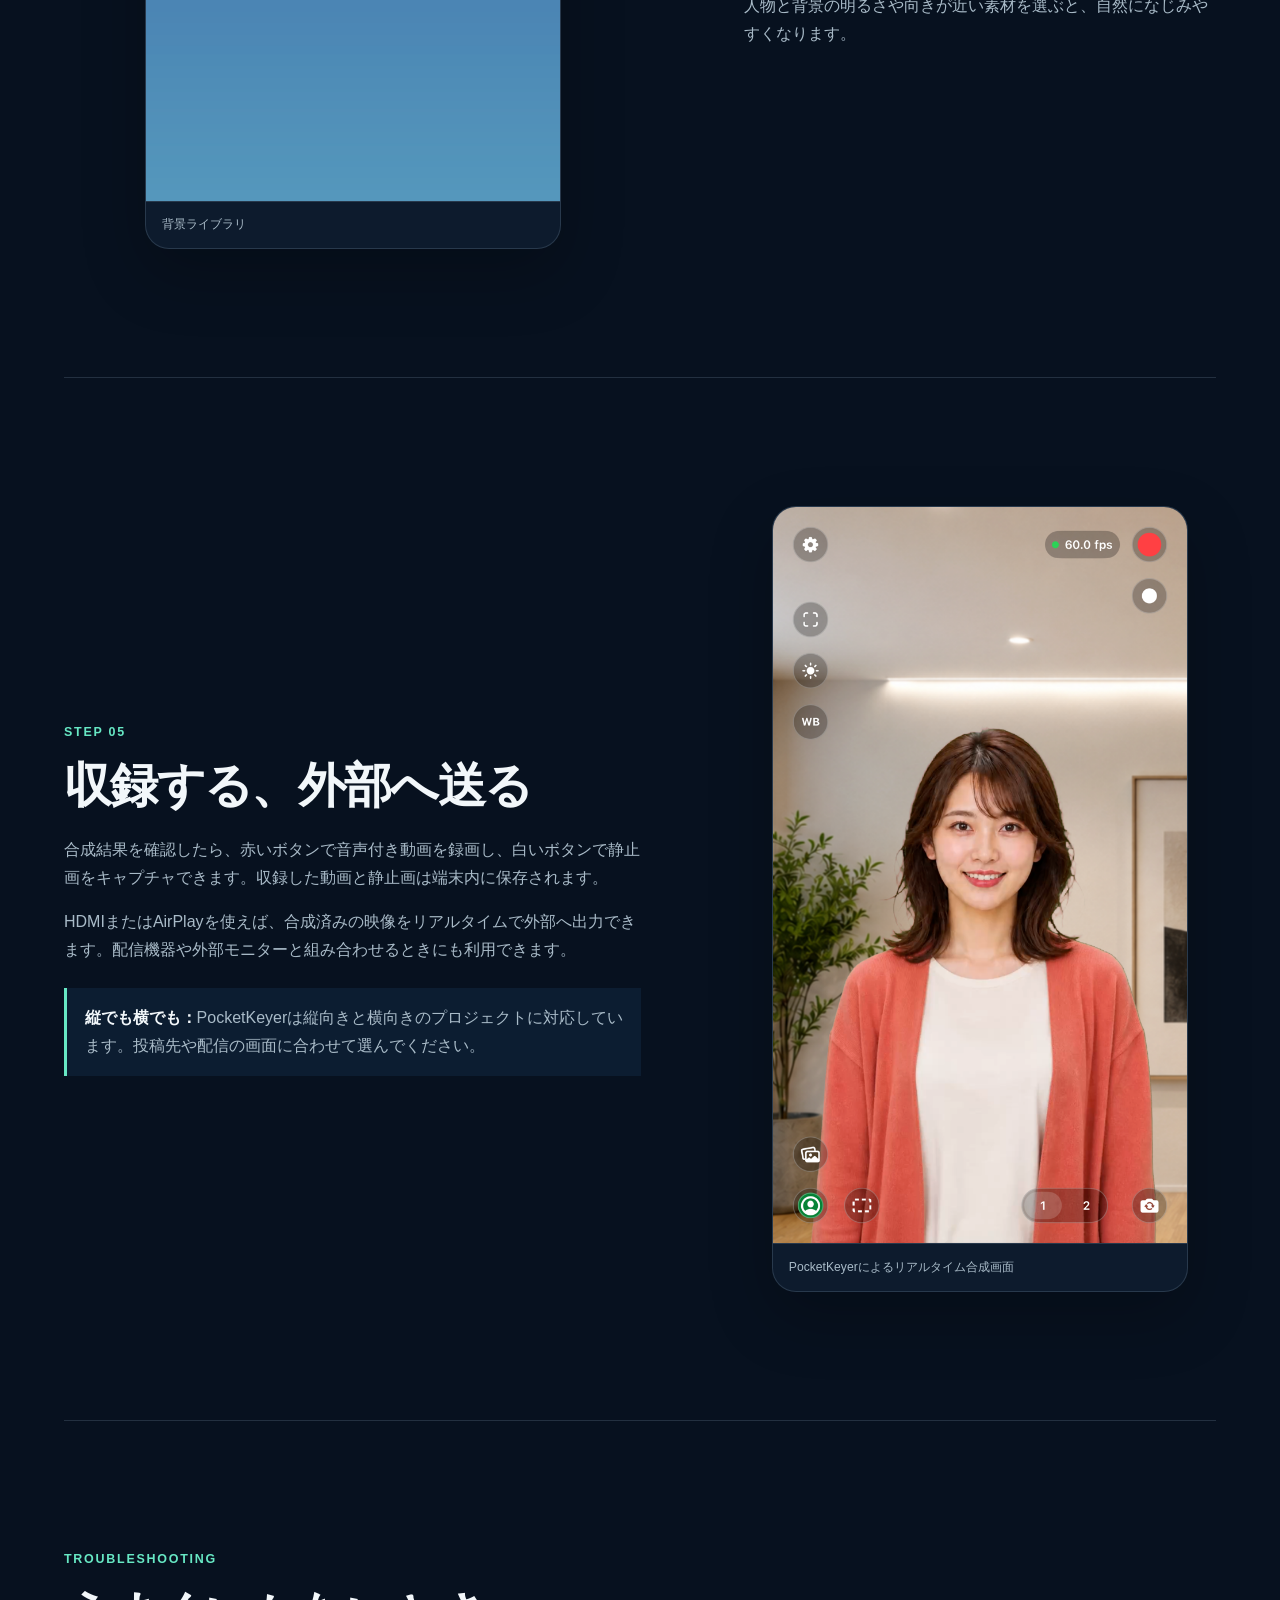
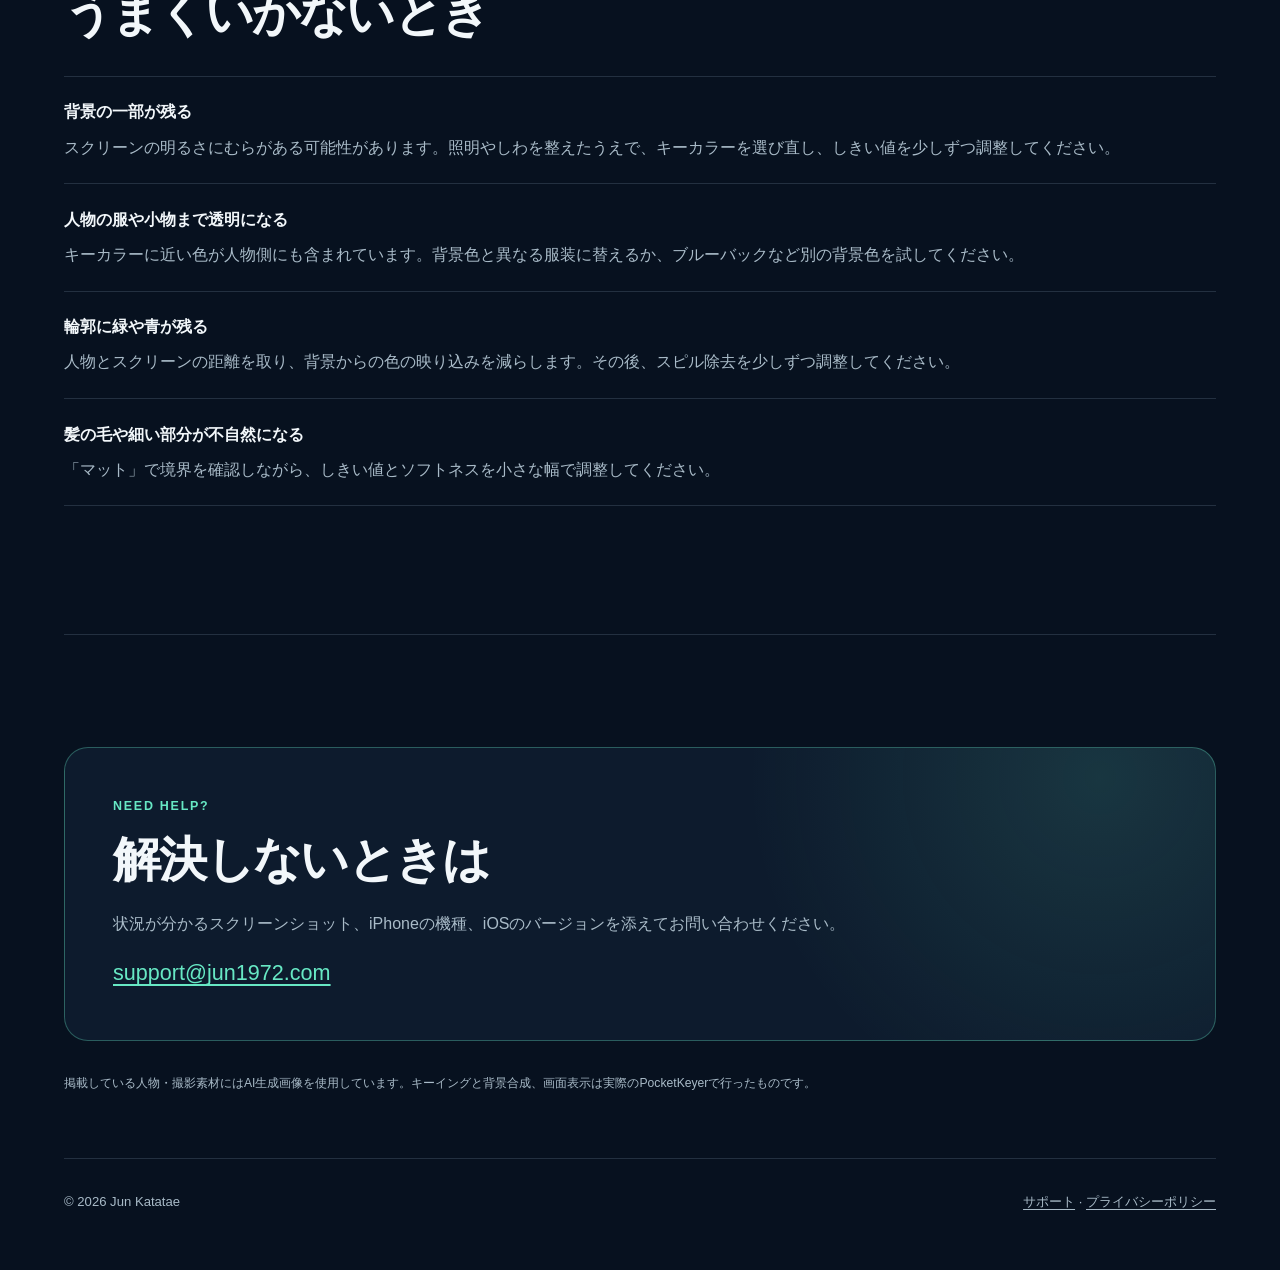
<file: pocketkeyer/support/getting-started/index.html>
<!doctype html>
<html lang="ja">
  <head>
    <meta charset="utf-8">
    <meta name="viewport" content="width=device-width, initial-scale=1">
    <meta name="description" content="PocketKeyerの基本的な使い方。グリーンバックの準備からキーカラー調整、背景選択、撮影までを説明します。">
    <title>5分で始める PocketKeyer — クイックスタート</title>
    <link rel="stylesheet" href="../../../assets/site.css">
  </head>
  <body>
    <a class="skip-link" href="#main">本文へ移動</a>
    <header class="site-header">
      <a class="brand" href="../../" aria-label="PocketKeyer製品ページ">
        <img class="brand-icon" src="../../../assets/images/pocketkeyer-icon.png" alt="">
        <span>PocketKeyer</span>
      </a>
      <nav class="page-nav" aria-label="ページ">
        <a href="../../">製品</a>
        <a href="../" aria-current="page">サポート</a>
        <a href="../../privacy/">プライバシー</a>
      </nav>
    </header>

    <main id="main" class="guide-shell">
      <section class="guide-hero" aria-labelledby="page-title">
        <p class="eyebrow">GETTING STARTED</p>
        <h1 id="page-title">5分で始める<br>PocketKeyer</h1>
        <p class="lead">グリーンバックを準備してから、背景を合成して撮影するまで。最初に覚えたい操作を順番に説明します。</p>
        <nav class="guide-nav" aria-label="このページの内容">
          <a href="#prepare">1. 撮影準備</a>
          <a href="#key-color">2. キーカラー</a>
          <a href="#adjust">3. 仕上げ</a>
          <a href="#background">4. 背景</a>
          <a href="#capture">5. 収録</a>
        </nav>
      </section>

      <aside class="guide-callout" aria-label="初回起動時の確認">
        <p class="eyebrow">BEFORE YOU START</p>
        <div>
          <h2>初回起動時のアクセス許可</h2>
          <p>確認画面が表示されたら、カメラ、マイク、写真ライブラリへのアクセスを許可してください。カメラは撮影と合成、マイクは音声付き録画、写真ライブラリは背景素材の読み込みと撮影結果の保存に使います。</p>
        </div>
      </aside>

      <article class="guide-content">
        <section id="prepare" class="guide-step" aria-labelledby="prepare-title">
          <div class="guide-step-copy">
            <p class="guide-step-number">STEP 01</p>
            <h2 id="prepare-title">グリーンバックを準備する</h2>
            <p>人物の後ろに、グリーンまたはブルーの背景布やスクリーンを置きます。背景に明るさのむらや大きなしわが少ないほど、境界を整えやすくなります。</p>
            <ul class="guide-checks">
              <li>人物とスクリーンの間に少し距離を取る</li>
              <li>スクリーン全体へ、できるだけ均一に光を当てる</li>
              <li>背景と似た色の服や小物を避ける</li>
            </ul>
          </div>
          <figure class="guide-visual guide-visual-wide">
            <img src="../../../assets/images/pocketkeyer/comparison-camera.jpg" width="1920" height="1080" loading="lazy" decoding="async" alt="グリーンバックの前に立つ人物の撮影素材">
            <figcaption>まずは、人物と背景をできるだけ別々に照らすのがポイントです。</figcaption>
          </figure>
        </section>

        <section id="key-color" class="guide-step guide-step-reverse" aria-labelledby="key-color-title">
          <div class="guide-step-copy">
            <p class="guide-step-number">STEP 02</p>
            <h2 id="key-color-title">キーカラーを選ぶ</h2>
            <p>画面左下の緑色の人物ボタンをタップして「キー調整」を開き、キーカラーのスポイトを選びます。</p>
            <ol class="guide-actions">
              <li>スポイトをタップすると、映像が静止します。</li>
              <li>画面をドラッグして、採色点をスクリーンへ合わせます。</li>
              <li>必要に応じてピンチし、選びたい場所を見やすくします。</li>
            </ol>
            <p class="guide-tip"><strong>目安：</strong>強い影や照明の反射を避け、背景の代表的な色を選びます。</p>
          </div>
          <figure class="guide-visual guide-visual-phone">
            <img src="../../../assets/images/pocketkeyer/guide/keying-controls.png" width="720" height="1280" loading="lazy" decoding="async" alt="PocketKeyerのキー調整パネル">
            <figcaption>キー調整パネル</figcaption>
          </figure>
        </section>

        <section id="adjust" class="guide-step" aria-labelledby="adjust-title">
          <div class="guide-step-copy">
            <p class="guide-step-number">STEP 03</p>
            <h2 id="adjust-title">3つの項目で仕上げる</h2>
            <p>調整するのは「しきい値」「ソフトネス」「スピル除去」の3つです。少しずつ動かし、人物の輪郭や髪の毛を見ながら整えます。</p>
            <div class="guide-controls">
              <div>
                <h3>しきい値</h3>
                <p>選んだキーカラーに近い色を、どこまで背景として扱うかを調整します。</p>
              </div>
              <div>
                <h3>ソフトネス</h3>
                <p>人物と背景の境界をなじませます。上げすぎると細部が失われるため、少しずつ調整します。</p>
              </div>
              <div>
                <h3>スピル除去</h3>
                <p>人物の輪郭などに映り込んだグリーンやブルーの色かぶりを抑えます。</p>
              </div>
            </div>
            <p class="guide-tip"><strong>確認のコツ：</strong>プレビューモードを「マット」に切り替えると、合成範囲をグレースケールで確認できます。</p>
          </div>
          <div class="guide-mini-flow" aria-label="おすすめの調整順">
            <p class="eyebrow">ADJUSTMENT ORDER</p>
            <ol>
              <li><span>1</span>しきい値で背景を整える</li>
              <li><span>2</span>ソフトネスで境界を整える</li>
              <li><span>3</span>スピル除去で色かぶりを抑える</li>
              <li><span>4</span>合成とマットを切り替えて確認する</li>
            </ol>
          </div>
        </section>

        <section id="background" class="guide-step guide-step-reverse" aria-labelledby="background-title">
          <div class="guide-step-copy">
            <p class="guide-step-number">STEP 04</p>
            <h2 id="background-title">背景を選ぶ</h2>
            <p>画面左下にある写真のボタンから「背景」を開きます。単色、グラデーション、プリセット静止画のほか、自分の写真や動画も背景に使えます。</p>
            <ul class="guide-checks">
              <li>「＋」から色や写真、動画を追加</li>
              <li>静止画背景には、ぼかしを設定可能</li>
              <li>動画は必要な範囲をトリミングして再生</li>
            </ul>
            <p>人物と背景の明るさや向きが近い素材を選ぶと、自然になじみやすくなります。</p>
          </div>
          <figure class="guide-visual guide-visual-phone">
            <img src="../../../assets/images/pocketkeyer/guide/background-library.png" width="720" height="1280" loading="lazy" decoding="async" alt="PocketKeyerの背景選択パネル">
            <figcaption>背景ライブラリ</figcaption>
          </figure>
        </section>

        <section id="capture" class="guide-step" aria-labelledby="capture-title">
          <div class="guide-step-copy">
            <p class="guide-step-number">STEP 05</p>
            <h2 id="capture-title">収録する、外部へ送る</h2>
            <p>合成結果を確認したら、赤いボタンで音声付き動画を録画し、白いボタンで静止画をキャプチャできます。収録した動画と静止画は端末内に保存されます。</p>
            <p>HDMIまたはAirPlayを使えば、合成済みの映像をリアルタイムで外部へ出力できます。配信機器や外部モニターと組み合わせるときにも利用できます。</p>
            <p class="guide-tip"><strong>縦でも横でも：</strong>PocketKeyerは縦向きと横向きのプロジェクトに対応しています。投稿先や配信の画面に合わせて選んでください。</p>
          </div>
          <figure class="guide-visual guide-visual-phone">
            <img src="../../../assets/images/pocketkeyer/guide/live-preview.png" width="720" height="1280" loading="lazy" decoding="async" alt="室内背景と人物を合成したPocketKeyerのプレビュー画面">
            <figcaption>PocketKeyerによるリアルタイム合成画面</figcaption>
          </figure>
        </section>
      </article>

      <section class="guide-help" aria-labelledby="help-title">
        <div class="section-heading">
          <p class="eyebrow">TROUBLESHOOTING</p>
          <h2 id="help-title">うまくいかないとき</h2>
        </div>
        <dl class="faq-list">
          <div class="faq-item">
            <dt>背景の一部が残る</dt>
            <dd>スクリーンの明るさにむらがある可能性があります。照明やしわを整えたうえで、キーカラーを選び直し、しきい値を少しずつ調整してください。</dd>
          </div>
          <div class="faq-item">
            <dt>人物の服や小物まで透明になる</dt>
            <dd>キーカラーに近い色が人物側にも含まれています。背景色と異なる服装に替えるか、ブルーバックなど別の背景色を試してください。</dd>
          </div>
          <div class="faq-item">
            <dt>輪郭に緑や青が残る</dt>
            <dd>人物とスクリーンの距離を取り、背景からの色の映り込みを減らします。その後、スピル除去を少しずつ調整してください。</dd>
          </div>
          <div class="faq-item">
            <dt>髪の毛や細い部分が不自然になる</dt>
            <dd>「マット」で境界を確認しながら、しきい値とソフトネスを小さな幅で調整してください。</dd>
          </div>
        </dl>
      </section>

      <aside class="guide-contact">
        <p class="eyebrow">NEED HELP?</p>
        <h2>解決しないときは</h2>
        <p>状況が分かるスクリーンショット、iPhoneの機種、iOSのバージョンを添えてお問い合わせください。</p>
        <a href="mailto:support@jun1972.com">support@jun1972.com</a>
      </aside>

      <p class="guide-disclosure">掲載している人物・撮影素材にはAI生成画像を使用しています。キーイングと背景合成、画面表示は実際のPocketKeyerで行ったものです。</p>
    </main>

    <footer class="site-footer">
      <p>© 2026 Jun Katatae</p>
      <p><a href="../">サポート</a> · <a href="../../privacy/">プライバシーポリシー</a></p>
    </footer>
  </body>
</html>
</file>
<file: assets/site.css>
:root {
  color-scheme: dark;
  --background: #07111f;
  --surface: #0d1b2d;
  --surface-soft: #10233a;
  --border: rgba(180, 213, 232, 0.16);
  --text: #f2f7fa;
  --muted: #a9bbc8;
  --accent: #67e8c4;
  --accent-strong: #18c89a;
  --focus: #9af3d9;
  --max-width: 72rem;
}

* {
  box-sizing: border-box;
}

html {
  scroll-behavior: smooth;
}

body {
  min-width: 20rem;
  margin: 0;
  background:
    radial-gradient(circle at 85% -10%, rgba(31, 207, 160, 0.14), transparent 32rem),
    var(--background);
  color: var(--text);
  font-family: -apple-system, BlinkMacSystemFont, "Helvetica Neue", "Hiragino Sans",
    "Yu Gothic UI", "Yu Gothic", Meiryo, sans-serif;
  font-size: 1rem;
  line-height: 1.75;
}

a {
  color: inherit;
}

a:focus-visible {
  outline: 0.2rem solid var(--focus);
  outline-offset: 0.2rem;
}

.skip-link {
  position: fixed;
  z-index: 10;
  top: 0.75rem;
  left: 0.75rem;
  padding: 0.55rem 0.85rem;
  border-radius: 0.45rem;
  background: var(--text);
  color: var(--background);
  transform: translateY(-200%);
}

.skip-link:focus {
  transform: translateY(0);
}

.site-header,
.page-shell,
.site-footer {
  width: min(calc(100% - 2.5rem), var(--max-width));
  margin-inline: auto;
}

.site-header {
  display: flex;
  align-items: center;
  justify-content: space-between;
  min-height: 5rem;
  border-bottom: 1px solid var(--border);
}

.brand {
  display: inline-flex;
  gap: 0.75rem;
  align-items: center;
  text-decoration: none;
  font-size: 1.05rem;
  font-weight: 700;
  letter-spacing: 0.01em;
}

.brand-mark {
  display: grid;
  width: 2.15rem;
  height: 2.15rem;
  place-items: center;
  border: 1px solid rgba(103, 232, 196, 0.45);
  border-radius: 0.65rem;
  background: linear-gradient(145deg, rgba(103, 232, 196, 0.16), rgba(24, 200, 154, 0.04));
  color: var(--accent);
  font-size: 0.72rem;
  letter-spacing: -0.05em;
}

.brand-icon {
  width: 2.15rem;
  height: 2.15rem;
  border-radius: 0.62rem;
}

.page-nav {
  display: flex;
  gap: 1rem;
  align-items: center;
  color: var(--muted);
  font-size: 0.9rem;
}

.page-nav a {
  text-underline-offset: 0.25rem;
}

.page-nav a[aria-current="page"] {
  color: var(--accent);
  text-decoration: none;
}

.hero {
  padding: 5.5rem 0 4rem;
  border-bottom: 1px solid var(--border);
}

.eyebrow {
  margin: 0 0 0.75rem;
  color: var(--accent);
  font-size: 0.78rem;
  font-weight: 700;
  letter-spacing: 0.14em;
  text-transform: uppercase;
}

h1,
h2,
h3 {
  margin-top: 0;
  line-height: 1.25;
  text-wrap: balance;
}

h1 {
  max-width: 16ch;
  margin-bottom: 1.25rem;
  font-size: clamp(2.25rem, 5vw, 4.35rem);
  letter-spacing: -0.045em;
}

.lead {
  max-width: 42rem;
  margin: 0;
  color: var(--muted);
  font-size: clamp(1.05rem, 2.3vw, 1.35rem);
}

.language-links {
  display: flex;
  gap: 0.65rem;
  margin-top: 2rem;
}

.language-links a {
  padding: 0.4rem 0.85rem;
  border: 1px solid var(--border);
  border-radius: 999px;
  color: var(--muted);
  font-size: 0.88rem;
  text-decoration: none;
}

.language-links a:hover {
  border-color: rgba(103, 232, 196, 0.55);
  color: var(--accent);
}

.language-section {
  display: grid;
  grid-template-columns: minmax(9rem, 0.36fr) minmax(0, 1fr);
  gap: clamp(2rem, 6vw, 6rem);
  padding: 4.5rem 0;
  scroll-margin-top: 1rem;
}

.language-section + .language-section {
  border-top: 1px solid var(--border);
}

.language-label {
  position: sticky;
  top: 1.5rem;
  align-self: start;
}

.language-label h2 {
  margin-bottom: 0.35rem;
  font-size: clamp(1.55rem, 3vw, 2.15rem);
}

.language-label p {
  margin: 0;
  color: var(--muted);
  font-size: 0.84rem;
}

.content-section + .content-section {
  margin-top: 3.5rem;
}

.content-section h3 {
  margin-bottom: 1.1rem;
  font-size: clamp(1.25rem, 2.5vw, 1.55rem);
}

.content-section p {
  margin: 0 0 1rem;
}

.content-section ul {
  margin: 0;
  padding-left: 1.25rem;
}

.content-section li + li {
  margin-top: 0.55rem;
}

.info-card {
  padding: 1.4rem 1.5rem;
  border: 1px solid var(--border);
  border-radius: 1rem;
  background: linear-gradient(145deg, rgba(16, 35, 58, 0.9), rgba(13, 27, 45, 0.7));
}

.info-card p:last-child {
  margin-bottom: 0;
}

.support-guide-card {
  display: flex;
  gap: 2rem;
  align-items: flex-end;
  justify-content: space-between;
  padding: clamp(1.4rem, 4vw, 2rem);
  border: 1px solid rgba(103, 232, 196, 0.34);
  border-radius: 1.25rem;
  background:
    radial-gradient(circle at 100% 0, rgba(103, 232, 196, 0.13), transparent 20rem),
    linear-gradient(145deg, rgba(16, 35, 58, 0.95), rgba(13, 27, 45, 0.72));
}

.support-guide-card h3 {
  margin-bottom: 0.65rem;
}

.support-guide-card p:not(.eyebrow) {
  max-width: 36rem;
  margin-bottom: 0;
  color: var(--muted);
}

.support-guide-link {
  flex: 0 0 auto;
  padding: 0.7rem 1rem;
  border-radius: 999px;
  background: var(--accent);
  color: var(--background);
  font-size: 0.88rem;
  font-weight: 750;
  text-decoration: none;
}

.support-guide-link:hover {
  background: var(--focus);
}

.faq-list {
  display: grid;
  gap: 0;
  margin: 0;
}

.faq-item {
  padding: 1.35rem 0;
  border-top: 1px solid var(--border);
}

.faq-item:last-child {
  border-bottom: 1px solid var(--border);
}

.faq-item dt {
  margin-bottom: 0.45rem;
  font-weight: 700;
}

.faq-item dd {
  margin: 0;
  color: var(--muted);
}

.permission-table {
  width: 100%;
  border-collapse: collapse;
  font-size: 0.96rem;
}

.permission-table th,
.permission-table td {
  padding: 1rem 0.75rem;
  border-bottom: 1px solid var(--border);
  text-align: left;
  vertical-align: top;
}

.permission-table th {
  width: 9rem;
  color: var(--accent);
  font-size: 0.82rem;
  letter-spacing: 0.06em;
}

.policy-contact {
  padding: 3.5rem 0 4.5rem;
  border-top: 1px solid var(--border);
}

.policy-contact h2 {
  margin-bottom: 1.25rem;
  font-size: clamp(1.45rem, 3vw, 2rem);
}

.policy-contact p:not(.eyebrow) {
  max-width: 48rem;
  margin: 0 0 0.75rem;
}

.policy-contact a {
  color: var(--accent);
  text-underline-offset: 0.25rem;
}

.guide-shell {
  width: min(calc(100% - 2.5rem), var(--max-width));
  margin-inline: auto;
}

.guide-hero {
  padding: clamp(4.5rem, 10vw, 7rem) 0 4rem;
  border-bottom: 1px solid var(--border);
}

.guide-hero h1 {
  max-width: 12ch;
}

.guide-nav {
  display: flex;
  flex-wrap: wrap;
  gap: 0.55rem;
  margin-top: 2.25rem;
}

.guide-nav a {
  padding: 0.42rem 0.8rem;
  border: 1px solid var(--border);
  border-radius: 999px;
  color: var(--muted);
  font-size: 0.8rem;
  text-decoration: none;
}

.guide-nav a:hover {
  border-color: rgba(103, 232, 196, 0.55);
  color: var(--accent);
}

.guide-callout {
  display: grid;
  grid-template-columns: minmax(9rem, 0.32fr) minmax(0, 1fr);
  gap: clamp(1.5rem, 5vw, 4rem);
  margin: 3rem 0 0;
  padding: clamp(1.4rem, 4vw, 2rem);
  border: 1px solid rgba(103, 232, 196, 0.28);
  border-radius: 1.25rem;
  background: rgba(24, 200, 154, 0.06);
}

.guide-callout h2 {
  margin-bottom: 0.5rem;
  font-size: clamp(1.2rem, 2.5vw, 1.5rem);
}

.guide-callout p {
  margin-top: 0;
}

.guide-callout > div p {
  margin-bottom: 0;
  color: var(--muted);
}

.guide-content {
  padding: 2rem 0 0;
}

.guide-step {
  display: grid;
  grid-template-columns: minmax(0, 1.1fr) minmax(17rem, 0.9fr);
  gap: clamp(2.5rem, 8vw, 7rem);
  align-items: center;
  padding: clamp(5rem, 10vw, 8rem) 0;
  border-bottom: 1px solid var(--border);
  scroll-margin-top: 1rem;
}

.guide-step-reverse .guide-step-copy {
  order: 2;
}

.guide-step-reverse .guide-visual {
  order: 1;
}

.guide-step-number {
  margin: 0 0 0.75rem;
  color: var(--accent);
  font-size: 0.78rem;
  font-weight: 750;
  letter-spacing: 0.14em;
}

.guide-step h2,
.guide-help h2,
.guide-contact h2 {
  margin-bottom: 1.25rem;
  font-size: clamp(1.8rem, 4vw, 3rem);
  letter-spacing: -0.035em;
}

.guide-step-copy > p:not(.guide-step-number, .guide-tip),
.guide-step-copy li,
.guide-help dd,
.guide-contact > p:not(.eyebrow) {
  color: var(--muted);
}

.guide-checks,
.guide-actions {
  margin: 1.4rem 0;
  padding-left: 1.35rem;
}

.guide-checks li + li,
.guide-actions li + li {
  margin-top: 0.5rem;
}

.guide-tip {
  margin: 1.5rem 0 0;
  padding: 1rem 1.1rem;
  border-left: 0.2rem solid var(--accent);
  background: rgba(16, 35, 58, 0.66);
  color: var(--muted);
}

.guide-tip strong {
  color: var(--text);
}

.guide-visual {
  margin: 0;
  overflow: hidden;
  border: 1px solid var(--border);
  border-radius: 1.5rem;
  background: var(--surface);
  box-shadow: 0 1.5rem 4rem rgba(0, 0, 0, 0.24);
}

.guide-visual img {
  display: block;
  width: 100%;
  height: auto;
}

.guide-visual figcaption {
  padding: 0.8rem 1rem;
  border-top: 1px solid var(--border);
  color: var(--muted);
  font-size: 0.76rem;
}

.guide-visual-phone {
  width: min(100%, 26rem);
  margin-inline: auto;
}

.guide-visual-wide {
  grid-column: 1 / -1;
}

.guide-controls {
  display: grid;
  gap: 0.75rem;
  margin-top: 1.5rem;
}

.guide-controls > div {
  padding: 1rem 1.1rem;
  border: 1px solid var(--border);
  border-radius: 0.9rem;
  background: rgba(16, 35, 58, 0.52);
}

.guide-controls h3 {
  margin-bottom: 0.25rem;
  color: var(--accent);
  font-size: 1rem;
}

.guide-controls p {
  margin: 0;
  color: var(--muted);
  font-size: 0.9rem;
}

.guide-mini-flow {
  padding: clamp(1.4rem, 4vw, 2rem);
  border: 1px solid var(--border);
  border-radius: 1.5rem;
  background: linear-gradient(145deg, rgba(16, 35, 58, 0.9), rgba(13, 27, 45, 0.6));
}

.guide-mini-flow ol {
  display: grid;
  gap: 1rem;
  margin: 1.5rem 0 0;
  padding: 0;
  list-style: none;
}

.guide-mini-flow li {
  display: flex;
  gap: 0.8rem;
  align-items: center;
  color: var(--muted);
}

.guide-mini-flow li span {
  display: grid;
  flex: 0 0 auto;
  width: 2rem;
  height: 2rem;
  place-items: center;
  border: 1px solid rgba(103, 232, 196, 0.42);
  border-radius: 50%;
  color: var(--accent);
  font-size: 0.78rem;
  font-weight: 750;
}

.guide-help {
  padding: clamp(5rem, 10vw, 8rem) 0;
  border-bottom: 1px solid var(--border);
}

.guide-help .section-heading {
  margin-bottom: 2rem;
}

.guide-contact {
  margin: clamp(4rem, 10vw, 7rem) 0 2rem;
  padding: clamp(1.5rem, 5vw, 3rem);
  border: 1px solid rgba(103, 232, 196, 0.32);
  border-radius: 1.5rem;
  background:
    radial-gradient(circle at 90% 10%, rgba(103, 232, 196, 0.13), transparent 22rem),
    var(--surface);
}

.guide-contact a {
  color: var(--accent);
  font-size: clamp(1.05rem, 3vw, 1.35rem);
  text-underline-offset: 0.25rem;
}

.guide-disclosure {
  margin: 0 0 4rem;
  color: var(--muted);
  font-size: 0.76rem;
}

.product-hero,
.product-section,
.privacy-band {
  width: min(calc(100% - 2.5rem), var(--max-width));
  margin-inline: auto;
}

.product-hero {
  display: grid;
  grid-template-columns: minmax(0, 1.15fr) minmax(18rem, 0.85fr);
  gap: clamp(3rem, 8vw, 8rem);
  align-items: center;
  min-height: calc(100vh - 5rem);
  padding: 5rem 0;
  border-bottom: 1px solid var(--border);
}

.product-hero h1 {
  max-width: 10ch;
  font-size: clamp(2.75rem, 6vw, 5.35rem);
}

.product-tagline {
  margin: 0 0 1.5rem;
  color: var(--text);
  font-size: clamp(1.2rem, 2.5vw, 1.65rem);
  font-weight: 650;
  line-height: 1.55;
}

.product-intro {
  max-width: 39rem;
  margin: 0 0 0.8rem;
  color: var(--muted);
}

.product-intro[lang="en"] {
  font-size: 0.92rem;
}

.release-status {
  display: flex;
  gap: 0.8rem;
  align-items: flex-start;
  max-width: 34rem;
  margin-top: 1.75rem;
  padding: 1rem 1.1rem;
  border: 1px solid rgba(103, 232, 196, 0.3);
  border-radius: 1rem;
  background: rgba(24, 200, 154, 0.07);
}

.release-dot {
  flex: 0 0 auto;
  width: 0.65rem;
  height: 0.65rem;
  margin-top: 0.45rem;
  border-radius: 50%;
  background: var(--accent);
  box-shadow: 0 0 1rem rgba(103, 232, 196, 0.65);
}

.release-status strong,
.release-status span {
  display: block;
}

.release-status strong {
  margin-bottom: 0.15rem;
  font-size: 0.95rem;
}

.release-status span {
  color: var(--muted);
  font-size: 0.8rem;
  line-height: 1.55;
}

.hero-facts {
  display: flex;
  flex-wrap: wrap;
  gap: 0.55rem;
  margin-top: 2rem;
}

.hero-facts span {
  padding: 0.35rem 0.75rem;
  border: 1px solid var(--border);
  border-radius: 999px;
  color: var(--muted);
  font-size: 0.78rem;
  font-weight: 650;
  letter-spacing: 0.04em;
}

.product-hero-visual {
  position: relative;
  display: grid;
  min-height: 30rem;
  place-items: center;
  overflow: hidden;
  border: 1px solid var(--border);
  border-radius: 2rem;
  background:
    linear-gradient(rgba(103, 232, 196, 0.04) 1px, transparent 1px),
    linear-gradient(90deg, rgba(103, 232, 196, 0.04) 1px, transparent 1px),
    linear-gradient(145deg, rgba(16, 35, 58, 0.95), rgba(7, 17, 31, 0.8));
  background-size: 3rem 3rem, 3rem 3rem, auto;
}

.product-hero-visual img {
  position: relative;
  z-index: 1;
  width: min(58%, 15rem);
  height: auto;
  filter: drop-shadow(0 1.5rem 2.5rem rgba(0, 0, 0, 0.38));
}

.product-hero-visual p {
  position: absolute;
  right: 1.5rem;
  bottom: 1.2rem;
  margin: 0;
  color: var(--muted);
  font-size: 0.72rem;
  font-weight: 650;
  letter-spacing: 0.1em;
  line-height: 1.45;
  text-align: right;
  text-transform: uppercase;
}

.icon-halo {
  position: absolute;
  width: 22rem;
  height: 22rem;
  border-radius: 50%;
  background: rgba(24, 200, 154, 0.18);
  filter: blur(3.5rem);
}

.product-section {
  padding: clamp(5rem, 10vw, 8rem) 0;
  border-bottom: 1px solid var(--border);
}

.comparison-section .section-heading {
  max-width: 52rem;
}

.image-comparison {
  position: relative;
  overflow: hidden;
  aspect-ratio: 16 / 9;
  border: 1px solid var(--border);
  border-radius: clamp(1rem, 2.5vw, 2rem);
  background: var(--surface);
  box-shadow: 0 2rem 5rem rgba(0, 0, 0, 0.24);
  isolation: isolate;
  touch-action: pan-y;
}

.image-comparison:not(.comparison-ready) .comparison-before,
.image-comparison:not(.comparison-ready) .comparison-divider,
.image-comparison:not(.comparison-ready) .comparison-label-before,
.image-comparison:not(.comparison-ready) .comparison-range {
  display: none;
}

.comparison-image {
  display: block;
  width: 100%;
  height: 100%;
  object-fit: cover;
}

.comparison-image-after {
  position: absolute;
  inset: 0;
}

.comparison-before {
  position: absolute;
  z-index: 1;
  inset: 0;
  overflow: hidden;
  clip-path: inset(0 calc(100% - var(--position)) 0 0);
}

.comparison-label {
  position: absolute;
  z-index: 3;
  bottom: 1rem;
  padding: 0.35rem 0.7rem;
  border: 1px solid rgba(255, 255, 255, 0.22);
  border-radius: 999px;
  background: rgba(7, 17, 31, 0.68);
  color: #fff;
  font-size: clamp(0.65rem, 1.5vw, 0.78rem);
  font-weight: 650;
  line-height: 1.35;
  backdrop-filter: blur(0.6rem);
}

.comparison-label-before {
  left: 1rem;
}

.comparison-label-after {
  right: 1rem;
}

.comparison-divider {
  position: absolute;
  z-index: 4;
  top: 0;
  bottom: 0;
  left: var(--position);
  width: 0.16rem;
  background: rgba(255, 255, 255, 0.9);
  transform: translateX(-50%);
  pointer-events: none;
}

.comparison-divider span {
  position: absolute;
  top: 50%;
  left: 50%;
  display: grid;
  width: 3rem;
  height: 3rem;
  place-items: center;
  border: 1px solid rgba(255, 255, 255, 0.55);
  border-radius: 50%;
  background: rgba(7, 17, 31, 0.82);
  color: #fff;
  font-size: 1.05rem;
  transform: translate(-50%, -50%);
  box-shadow: 0 0.5rem 1.5rem rgba(0, 0, 0, 0.32);
  backdrop-filter: blur(0.6rem);
}

.comparison-range {
  position: absolute;
  z-index: 5;
  inset: 0;
  width: 100%;
  height: 100%;
  margin: 0;
  opacity: 0;
  cursor: ew-resize;
}

.comparison-range:focus-visible {
  outline: 0;
}

.image-comparison:focus-within {
  outline: 0.2rem solid var(--focus);
  outline-offset: 0.25rem;
}

.comparison-note {
  max-width: 58rem;
  margin: 1.25rem 0 0;
  color: var(--muted);
  font-size: 0.82rem;
}

.section-heading {
  max-width: 47rem;
  margin-bottom: 3rem;
}

.section-heading h2,
.privacy-band h2,
.discovery-section h2 {
  margin-bottom: 1.4rem;
  font-size: clamp(1.9rem, 3.75vw, 3.55rem);
  letter-spacing: -0.04em;
}

.section-heading > p:not(.eyebrow),
.discovery-section > div:last-child,
.privacy-band > div:last-child {
  color: var(--muted);
}

.section-heading > p,
.discovery-section p,
.privacy-band p {
  margin-top: 0;
  margin-bottom: 0.8rem;
}

.step-grid,
.use-grid,
.facts-grid {
  display: grid;
  gap: 1rem;
}

.step-grid {
  grid-template-columns: repeat(3, 1fr);
}

.feature-card,
.use-card,
.fact-card {
  border: 1px solid var(--border);
  background: linear-gradient(145deg, rgba(16, 35, 58, 0.78), rgba(13, 27, 45, 0.5));
}

.feature-card {
  min-height: 20rem;
  padding: 1.5rem;
  border-radius: 1.25rem;
}

.card-number {
  display: block;
  margin-bottom: 4.5rem;
  color: var(--accent);
  font-size: 0.75rem;
  font-weight: 700;
  letter-spacing: 0.12em;
}

.feature-card h3,
.use-card h3 {
  margin-bottom: 0.8rem;
  font-size: 1.2rem;
}

.feature-card p,
.use-card p {
  margin: 0 0 0.65rem;
  color: var(--muted);
  font-size: 0.92rem;
}

.feature-card p[lang="en"] {
  font-size: 0.8rem;
}

.use-section {
  width: 100%;
  max-width: none;
  padding-inline: max(1.25rem, calc((100% - var(--max-width)) / 2));
  background: rgba(16, 35, 58, 0.35);
}

.use-grid {
  grid-template-columns: repeat(2, 1fr);
}

.use-layout {
  display: grid;
  grid-template-columns: minmax(15rem, 0.62fr) minmax(0, 1.38fr);
  gap: clamp(1.5rem, 5vw, 4rem);
  align-items: start;
}

.portrait-example {
  position: relative;
  margin: 0;
  overflow: hidden;
  border: 1px solid var(--border);
  border-radius: 1.5rem;
  background: var(--surface);
  box-shadow: 0 1.5rem 4rem rgba(0, 0, 0, 0.22);
}

.portrait-example img {
  display: block;
  width: 100%;
  height: auto;
}

.portrait-example figcaption {
  position: absolute;
  right: 0.8rem;
  bottom: 0.8rem;
  left: 0.8rem;
  padding: 0.7rem 0.8rem;
  border: 1px solid rgba(255, 255, 255, 0.16);
  border-radius: 0.8rem;
  background: rgba(7, 17, 31, 0.72);
  color: #fff;
  font-size: 0.8rem;
  font-weight: 650;
  line-height: 1.45;
  backdrop-filter: blur(0.65rem);
}

.portrait-example figcaption span {
  color: rgba(255, 255, 255, 0.72);
  font-size: 0.68rem;
  font-weight: 500;
}

.education-card {
  grid-column: 1 / -1;
}

.use-card {
  padding: 1.35rem;
  border-radius: 1rem;
}

.use-note {
  margin: 1.5rem 0 0;
  color: var(--muted);
  font-size: 0.85rem;
}

.controls-section,
.discovery-section,
.privacy-band {
  display: grid;
  grid-template-columns: minmax(0, 0.85fr) minmax(0, 1.15fr);
  gap: clamp(3rem, 8vw, 8rem);
}

.controls-section .section-heading {
  margin-bottom: 0;
}

.control-copy {
  align-self: end;
  color: var(--muted);
}

.control-copy p {
  margin: 0 0 1rem;
}

.control-copy .large-copy {
  color: var(--text);
  font-size: clamp(1.25rem, 2.6vw, 1.8rem);
  line-height: 1.55;
}

.control-copy strong {
  color: var(--accent);
  font-weight: 650;
}

.discovery-section {
  align-items: end;
}

.facts-grid {
  grid-template-columns: repeat(2, 1fr);
}

.fact-card {
  display: flex;
  flex-direction: column;
  min-height: 10.5rem;
  padding: 1.2rem;
  border-radius: 1rem;
}

.fact-card span,
.fact-card small {
  color: var(--muted);
  font-size: 0.72rem;
}

.fact-card strong {
  margin: auto 0 0.15rem;
  color: var(--accent);
  font-size: clamp(1.6rem, 3vw, 2.15rem);
  line-height: 1.1;
}

.privacy-band {
  padding: clamp(5rem, 10vw, 8rem) 0;
}

.text-links {
  display: flex;
  flex-wrap: wrap;
  gap: 1rem 1.5rem;
  margin-top: 1.75rem;
}

.text-links a {
  color: var(--accent);
  text-underline-offset: 0.25rem;
}

.site-footer {
  display: flex;
  justify-content: space-between;
  gap: 1.5rem;
  padding: 2rem 0 3.5rem;
  border-top: 1px solid var(--border);
  color: var(--muted);
  font-size: 0.82rem;
}

.site-footer p {
  margin: 0;
}

.site-footer a {
  text-underline-offset: 0.2rem;
}

@media (max-width: 44rem) {
  .site-header {
    align-items: flex-start;
    padding: 1rem 0;
  }

  .page-nav {
    flex-wrap: wrap;
    justify-content: flex-end;
    gap: 0.2rem 0.75rem;
    align-items: flex-end;
    max-width: 13rem;
    font-size: 0.78rem;
  }

  .hero {
    padding: 4rem 0 3rem;
  }

  .language-section {
    grid-template-columns: 1fr;
    gap: 2rem;
    padding: 3.5rem 0;
  }

  .language-label {
    position: static;
    padding-bottom: 1rem;
    border-bottom: 1px solid var(--border);
  }

  .support-guide-card {
    align-items: flex-start;
    flex-direction: column;
  }

  .guide-callout,
  .guide-step {
    grid-template-columns: 1fr;
  }

  .guide-step-reverse .guide-step-copy,
  .guide-step-reverse .guide-visual {
    order: initial;
  }

  .guide-step-reverse .guide-step-copy {
    order: 1;
  }

  .guide-step-reverse .guide-visual {
    order: 2;
  }

  .guide-visual-wide {
    grid-column: auto;
  }

  .permission-table,
  .permission-table tbody,
  .permission-table tr,
  .permission-table th,
  .permission-table td {
    display: block;
  }

  .permission-table tr {
    padding: 0.85rem 0;
    border-bottom: 1px solid var(--border);
  }

  .permission-table th,
  .permission-table td {
    width: auto;
    padding: 0;
    border: 0;
  }

  .permission-table td {
    margin-top: 0.25rem;
  }

  .site-footer {
    flex-direction: column;
  }

  .product-hero {
    grid-template-columns: 1fr;
    min-height: auto;
    padding: 4rem 0 3rem;
  }

  .product-hero-visual {
    min-height: 23rem;
  }

  .step-grid,
  .facts-grid,
  .use-layout,
  .controls-section,
  .discovery-section,
  .privacy-band {
    grid-template-columns: 1fr;
  }

  .use-grid {
    grid-template-columns: 1fr;
  }

  .education-card {
    grid-column: auto;
  }

  .portrait-example {
    width: min(100%, 25rem);
    margin-inline: auto;
  }

  .feature-card {
    min-height: auto;
  }

  .card-number {
    margin-bottom: 3rem;
  }

  .controls-section,
  .discovery-section,
  .privacy-band {
    gap: 2rem;
  }
}

@media (prefers-reduced-motion: reduce) {
  html {
    scroll-behavior: auto;
  }
}
</file>
